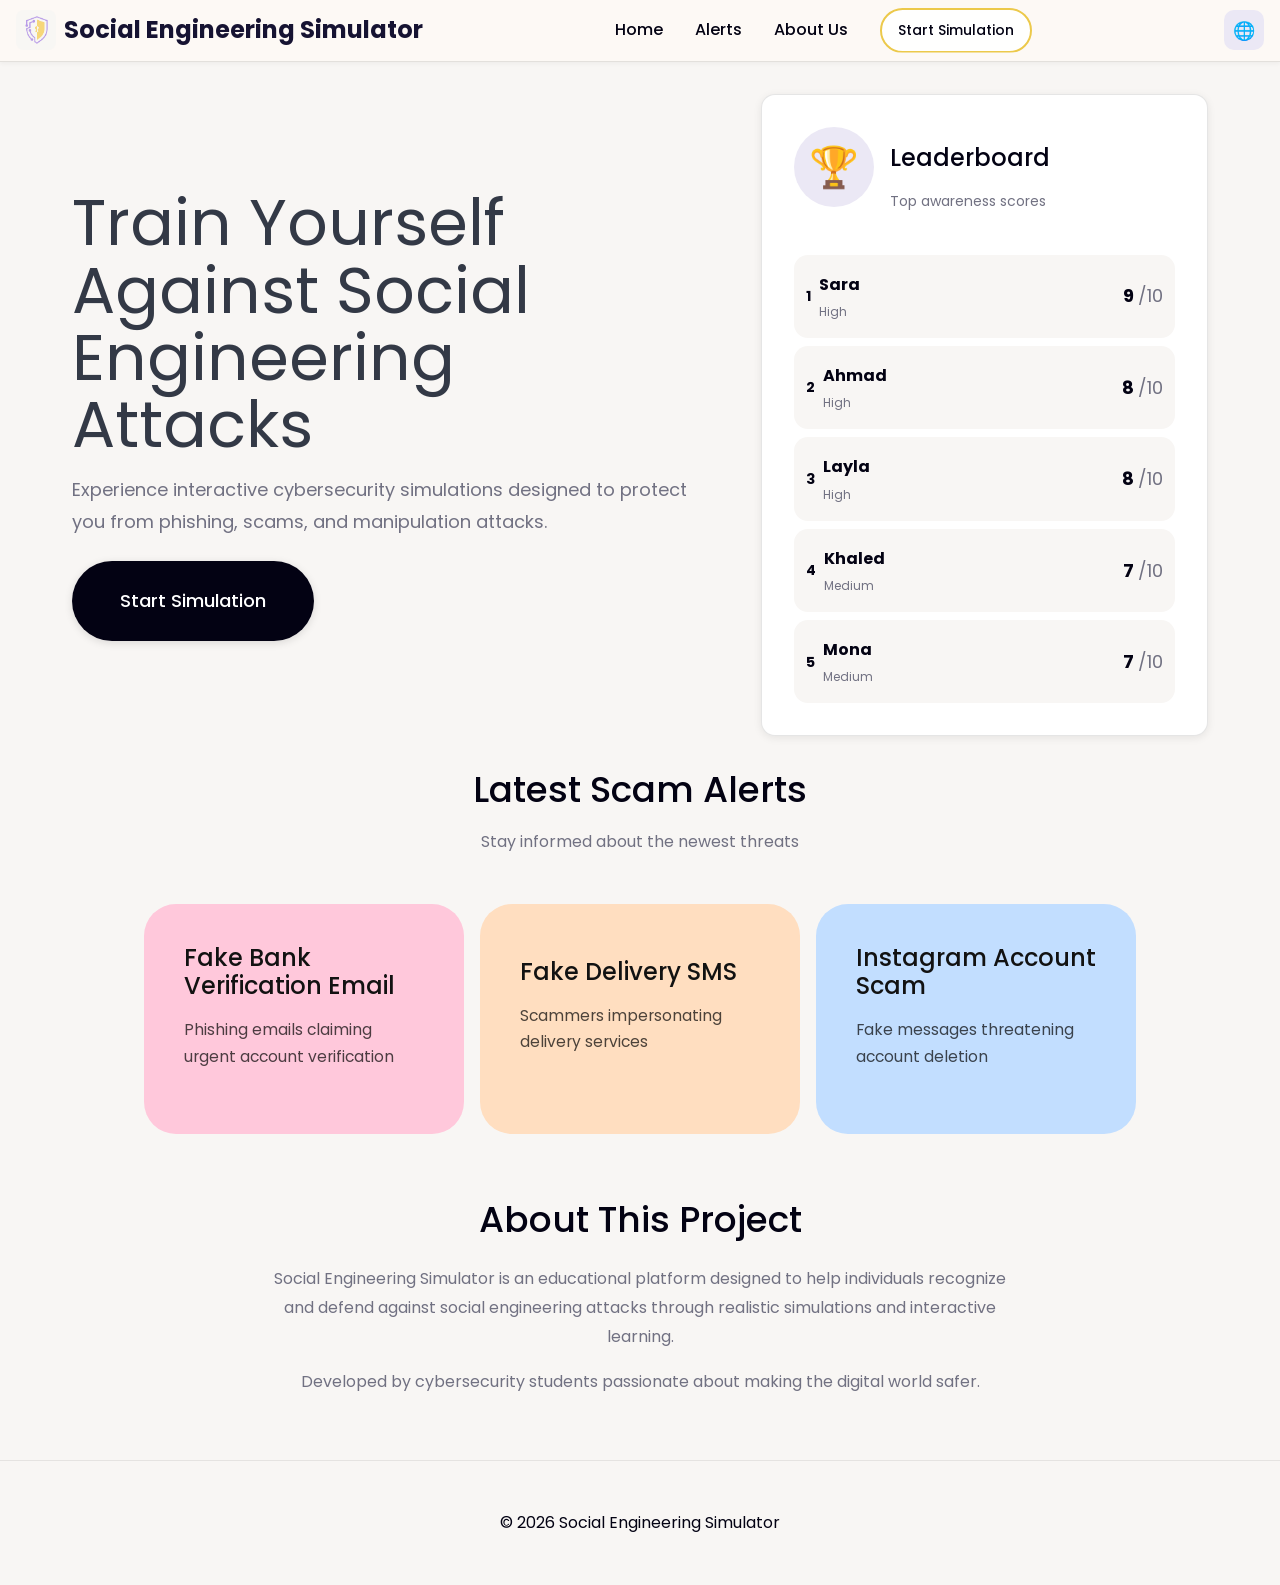
<file: index.html>
<!DOCTYPE html>
<html lang="en">
<head>
  <meta charset="UTF-8">
  <meta name="viewport" content="width=device-width, initial-scale=1.0">
  <meta name="description" content="Train yourself against social engineering attacks with interactive cybersecurity simulations">
  <title>Social Engineering Simulator</title>
  
  <!-- CSS Files -->
  <link rel="stylesheet" href="./css/style.css">
  <link rel="stylesheet" href="./css/responsive.css">
</head>
<body>
  <!-- Decorative stars removed for a single-color background -->

  <!-- Navigation Bar -->
  <nav>
    <div class="logo">
      <img src="./images/Blue_Modern_Security_Technology_Logo.png" alt="Logo" class="logo-img">
      <span data-i18n="nav.simulator">Social Engineering Simulator</span>
    </div>
    
    <ul class="nav-links">
      <li><a href="./index.html" class="active" data-i18n="nav.home">Home</a></li>
      <li><a href="#alerts" data-i18n="nav.alerts">Alerts</a></li>
      <li><a href="#alerts" data-i18n="nav.about">About Us</a></li>
      <li><a href="./pages/simulation.html" class="btn btn-sm btn-cta" data-i18n="home.start">Start Simulation</a></li>
    </ul>
    
    <div class="nav-controls">
      <button class="toggle-btn" id="langToggle" title="Toggle Language">🌐</button>
    </div>
  </nav>

  <!-- Hero Section -->
  <section class="hero home-hero">
    <div class="container hero-grid">
      <div class="hero-copy">
        <h1 data-i18n="home.title">Train Yourself Against Social Engineering Attacks</h1>
        <p data-i18n="home.subtitle">Experience interactive cybersecurity simulations designed to protect you from phishing, scams, and manipulation attacks.</p>
        <div class="hero-actions">
          <a id="startSimulationBtn" href="./pages/simulation.html" class="btn btn-primary btn-lg" data-i18n="home.start">Start Simulation</a>
        </div>
      </div>
      <div class="leaderboard-card card">
        <div class="card-header">
          <div class="icon-circle primary">🏆</div>
          <div>
            <h4 data-i18n="nav.leaderboard">Leaderboard</h4>
            <p class="muted-text" data-i18n="alerts.topScores">Top awareness scores</p>
          </div>
        </div>
        <div class="leaderboard-item">
          <div class="item-left">
            <div class="item-number">1</div>
            <div class="item-details">
              <div class="item-name">Sara</div>
              <div class="item-meta">High</div>
            </div>
          </div>
          <div class="item-score"><span class="score-value">9</span><span class="score-unit">/10</span></div>
        </div>
        <div class="leaderboard-item">
          <div class="item-left">
            <div class="item-number">2</div>
            <div class="item-details">
              <div class="item-name">Ahmad</div>
              <div class="item-meta">High</div>
            </div>
          </div>
          <div class="item-score"><span class="score-value">8</span><span class="score-unit">/10</span></div>
        </div>
        <div class="leaderboard-item">
          <div class="item-left">
            <div class="item-number">3</div>
            <div class="item-details">
              <div class="item-name">Layla</div>
              <div class="item-meta">High</div>
            </div>
          </div>
          <div class="item-score"><span class="score-value">8</span><span class="score-unit">/10</span></div>
        </div>
        <div class="leaderboard-item">
          <div class="item-left">
            <div class="item-number">4</div>
            <div class="item-details">
              <div class="item-name">Khaled</div>
              <div class="item-meta">Medium</div>
            </div>
          </div>
          <div class="item-score"><span class="score-value">7</span><span class="score-unit">/10</span></div>
        </div>
        <div class="leaderboard-item">
          <div class="item-left">
            <div class="item-number">5</div>
            <div class="item-details">
              <div class="item-name">Mona</div>
              <div class="item-meta">Medium</div>
            </div>
          </div>
          <div class="item-score"><span class="score-value">7</span><span class="score-unit">/10</span></div>
        </div>
      </div>
    </div>
  </section>

  <!-- Alerts Section -->
  <section id="alerts" class="container py-3xl alerts-section">
    <div class="alerts-header text-center mb-2xl">
      <h2 style="color: var(--text-dark);" data-i18n="alerts.title">Latest Scam Alerts</h2>
      <p style="color: var(--muted-foreground);" data-i18n="alerts.subtitle">Stay informed about the newest threats</p>
    </div>

    <div class="alerts-frame">
      <div class="grid grid-3">
        <div class="card text-left alert-card alert-pink">
          <h4 data-i18n="alerts.phishing">Fake Bank Verification Email</h4>
          <p data-i18n="alerts.phishing.desc">Phishing emails claiming urgent account verification</p>
        </div>

        <div class="card text-left alert-card alert-orange">
          <h4 data-i18n="alerts.sms">Fake Delivery SMS</h4>
          <p data-i18n="alerts.sms.desc">Scammers impersonating delivery services</p>
        </div>

        <div class="card text-left alert-card alert-blue">
          <h4 data-i18n="alerts.instagram">Instagram Account Scam</h4>
          <p data-i18n="alerts.instagram.desc">Fake messages threatening account deletion</p>
        </div>
      </div>
    </div>
  </section>

  <!-- About Paragraph -->
  <section id="about" class="container py-3xl">
    <h2 class="text-center mb-lg" data-i18n="about.title">About This Project</h2>
    <p class="about-text" data-i18n="about.content">Social Engineering Simulator is an educational platform designed to help individuals recognize and defend against social engineering attacks through realistic simulations and interactive learning.</p>
    <p class="about-madeby" data-i18n="about.madeBy">Developed by cybersecurity students passionate about making the digital world safer.</p>
  </section>

  <!-- Footer -->
  <footer>
    <p data-i18n="about.copyright">© 2026 Social Engineering Simulator</p>
  </footer>

  <!-- Scripts -->
  <script src="./js/language.js"></script>
  <script src="./js/api.js"></script>
  <script src="./js/app.js"></script>
  
</body>
</html>
</file>
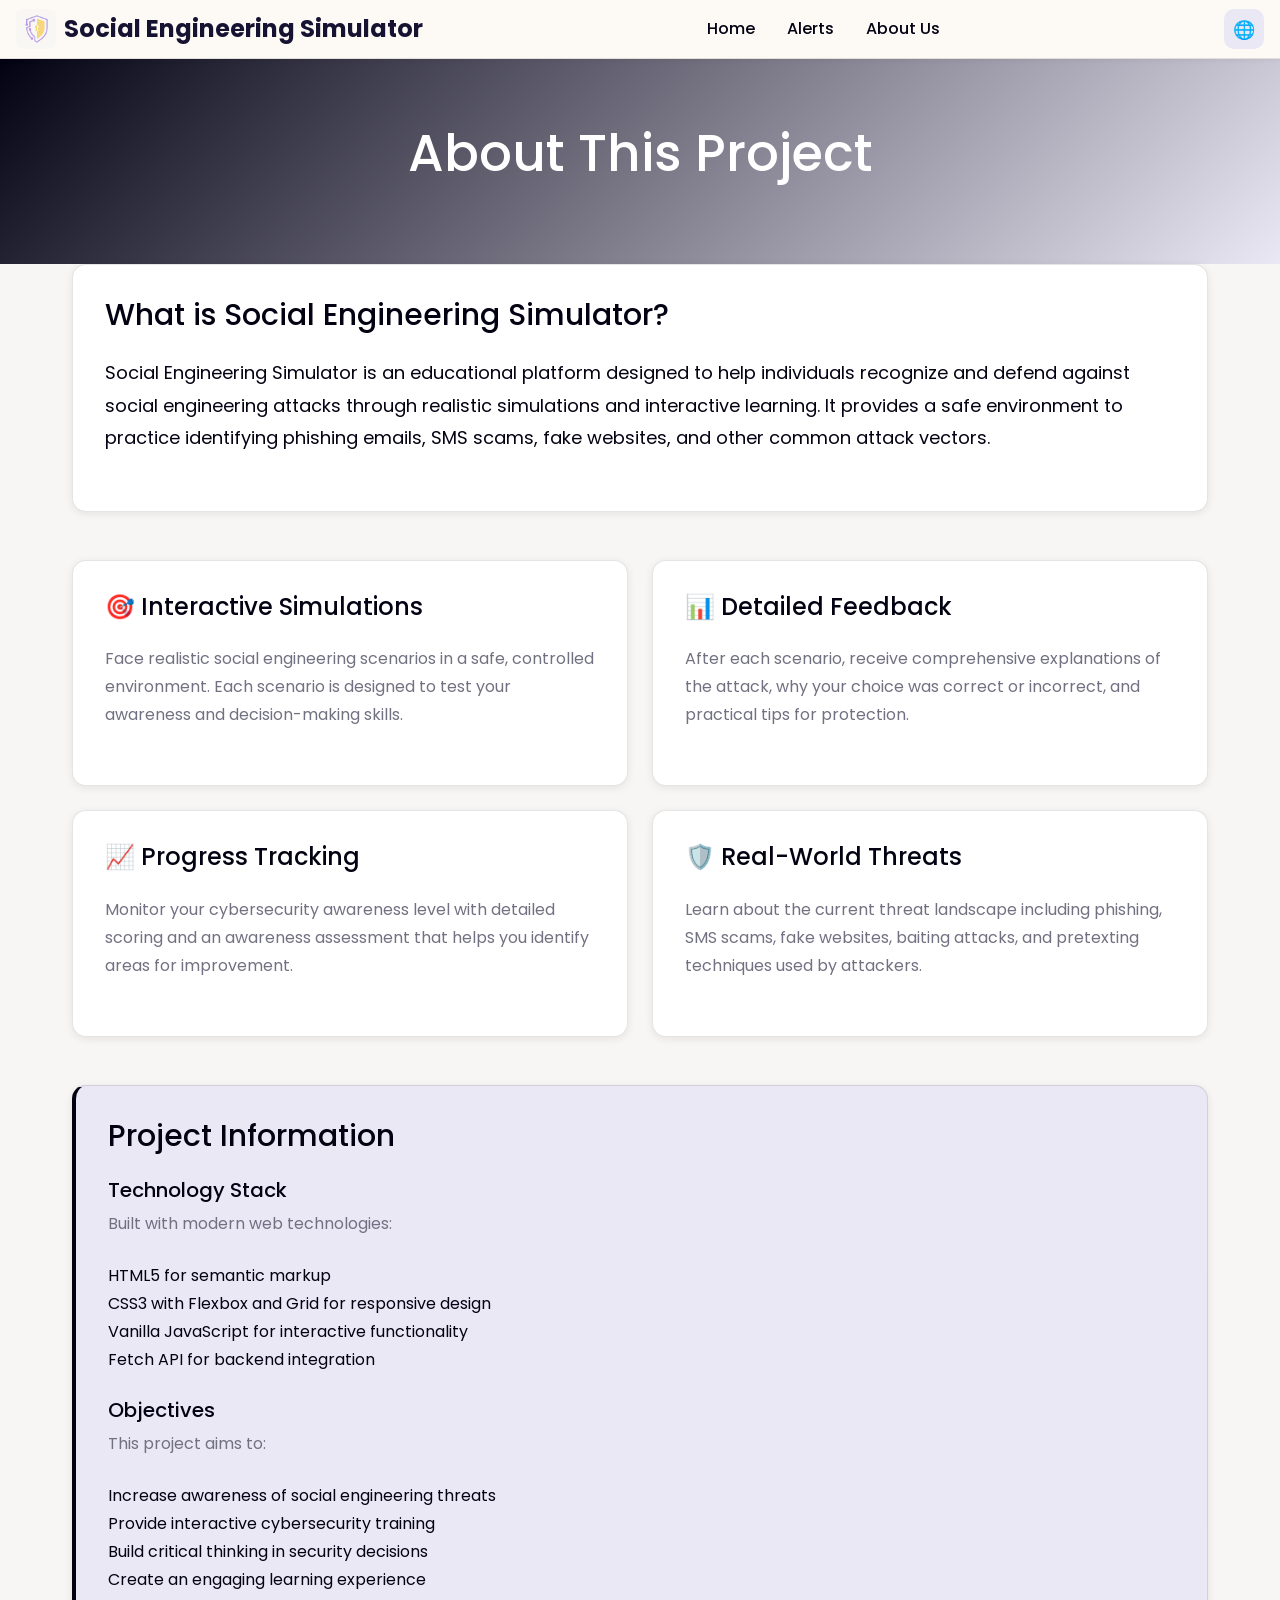
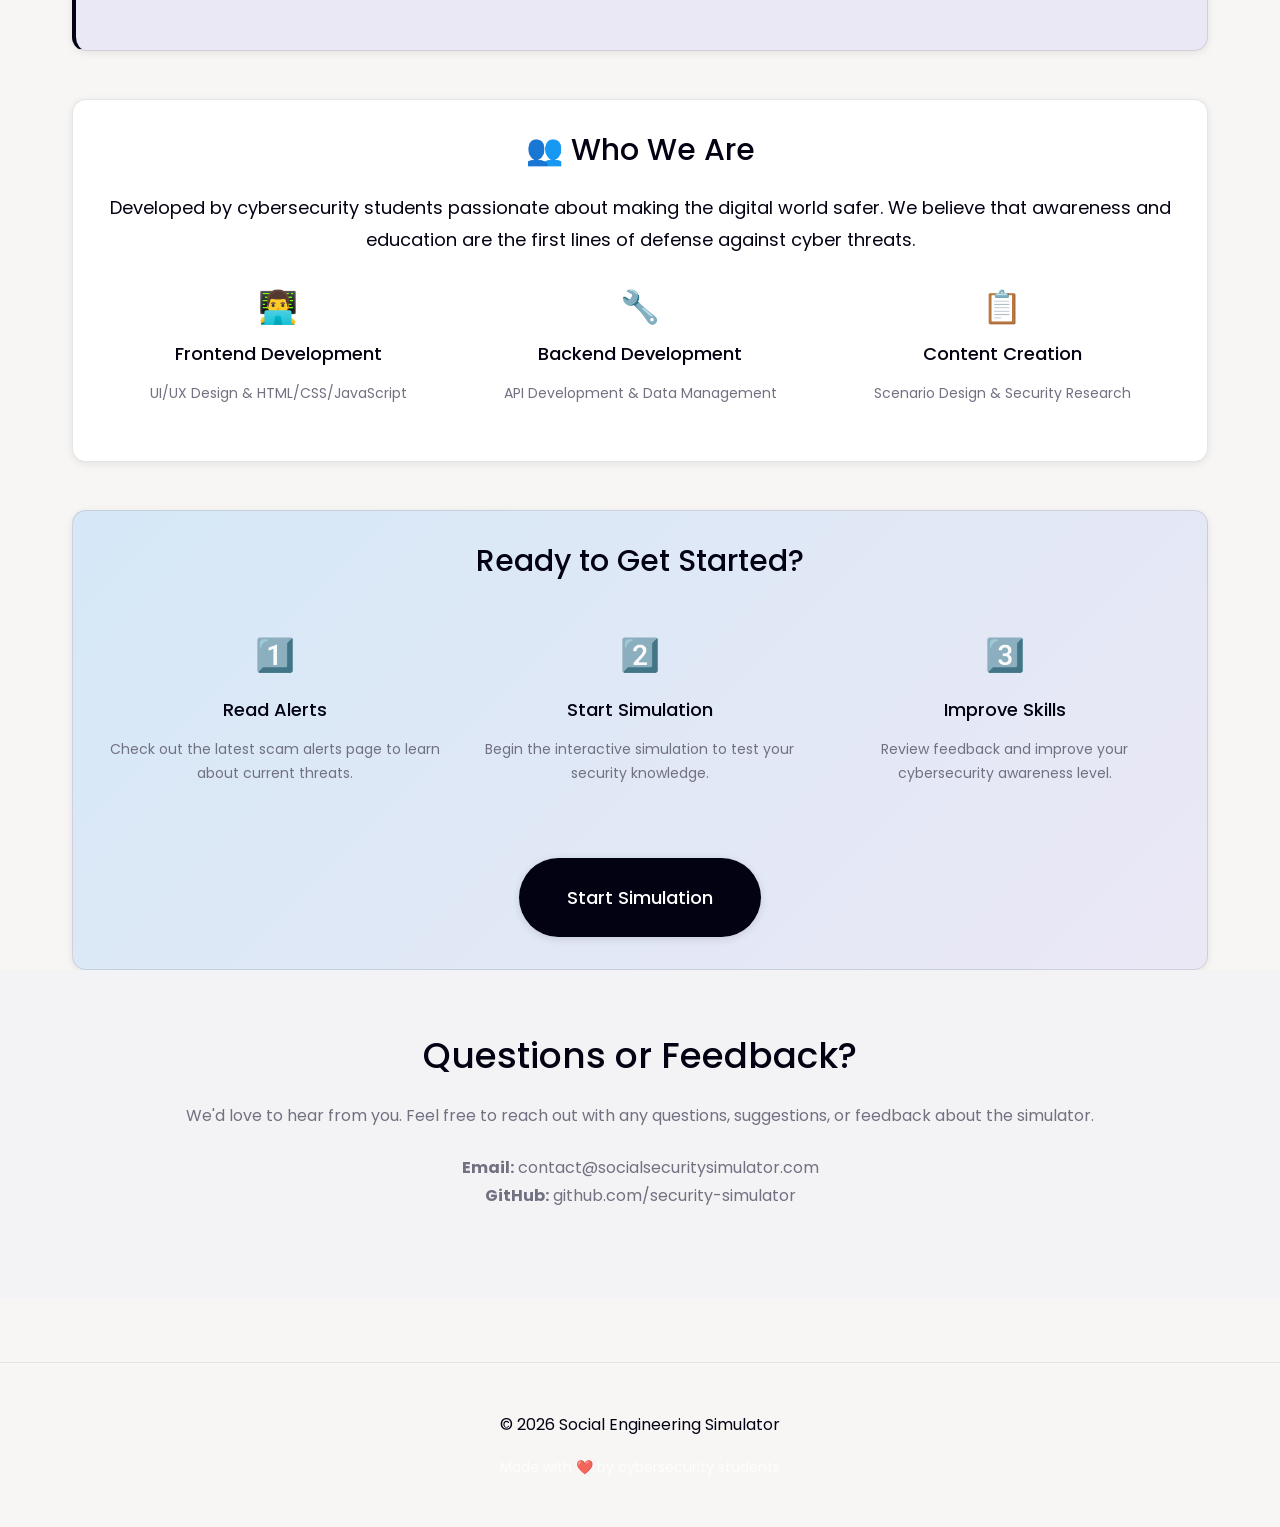
<file: pages/about.html>
<!DOCTYPE html>
<html lang="en">
<head>
  <meta charset="UTF-8">
  <meta name="viewport" content="width=device-width, initial-scale=1.0">
  <title>About - Social Engineering Simulator</title>
  
  <link rel="stylesheet" href="../css/style.css">
  <link rel="stylesheet" href="../css/responsive.css">
</head>
<body>
  <!-- Navigation Bar -->
  <nav>
    <div class="logo">
      <img src="../images/Blue_Modern_Security_Technology_Logo.png" alt="Logo" class="logo-img">
      <span data-i18n="nav.simulator">Social Engineering Simulator</span>
    </div>
    
    <ul class="nav-links">
      <li><a href="../index.html" data-i18n="nav.home">Home</a></li>
      <li><a href="./alerts.html" data-i18n="nav.alerts">Alerts</a></li>
      <li><a href="../index.html#about" data-i18n="nav.about">About Us</a></li>
    </ul>
    
    <div class="nav-controls">
      <button class="toggle-btn" id="langToggle" title="Toggle Language">🌐</button>
    </div>
  </nav>

  <!-- Page Header -->
  <section style="background: linear-gradient(135deg, var(--primary-color) 0%, var(--secondary-color) 100%); color: white; padding: var(--space-3xl) var(--space-lg); text-align: center;">
    <div class="container">
      <h1 data-i18n="about.title">About This Project</h1>
    </div>
  </section>

  <!-- About Content -->
  <div class="container py-3xl">
    <div class="card mb-2xl">
      <h3 class="mb-lg" data-i18n="about.whatIs">What is Social Engineering Simulator?</h3>
      <p style="font-size: var(--fs-lg); color: var(--text-dark); line-height: 1.8;" data-i18n="about.whatIsText">
        Social Engineering Simulator is an educational platform designed to help individuals recognize and defend against social engineering attacks through realistic simulations and interactive learning. It provides a safe environment to practice identifying phishing emails, SMS scams, fake websites, and other common attack vectors.
      </p>
    </div>

    <!-- Features Section -->
    <div class="grid grid-2 mb-2xl">
      <div class="card">
        <h4 class="mb-lg" data-i18n="about.interactive">🎯 Interactive Simulations</h4>
        <p data-i18n="about.interactiveText">Face realistic social engineering scenarios in a safe, controlled environment. Each scenario is designed to test your awareness and decision-making skills.</p>
      </div>
      
      <div class="card">
        <h4 class="mb-lg" data-i18n="about.feedback">📊 Detailed Feedback</h4>
        <p data-i18n="about.feedbackText">After each scenario, receive comprehensive explanations of the attack, why your choice was correct or incorrect, and practical tips for protection.</p>
      </div>
      
      <div class="card">
        <h4 class="mb-lg" data-i18n="about.progress">📈 Progress Tracking</h4>
        <p data-i18n="about.progressText">Monitor your cybersecurity awareness level with detailed scoring and an awareness assessment that helps you identify areas for improvement.</p>
      </div>
      
      <div class="card">
        <h4 class="mb-lg" data-i18n="about.realWorld">🛡️ Real-World Threats</h4>
        <p data-i18n="about.realWorldText">Learn about current threat landscape including phishing, SMS scams, fake websites, baiting attacks, and pretexting techniques used by attackers.</p>
      </div>
    </div>

    <!-- Project Details -->
    <div class="card mb-2xl" style="background: var(--light-purple); border-left: 4px solid var(--primary-color);">
      <h3 class="mb-lg" data-i18n="about.projectInfo">Project Information</h3>
      
      <div class="mb-lg">
        <h5 style="color: var(--primary-color); margin-bottom: var(--space-sm);" data-i18n="about.techStack">Technology Stack</h5>
        <p data-i18n="about.techStackText">Built with modern web technologies:</p>
        <ul style="list-style: none; padding-left: 0;">
          <li data-i18n="about.techList1">✓ HTML5 for semantic markup</li>
          <li data-i18n="about.techList2">✓ CSS3 with Flexbox and Grid for responsive design</li>
          <li data-i18n="about.techList3">✓ Vanilla JavaScript for interactive functionality</li>
          <li data-i18n="about.techList4">✓ Fetch API for backend integration</li>
        </ul>
      </div>
      
      <div class="mb-lg">
        <h5 style="color: var(--primary-color); margin-bottom: var(--space-sm);" data-i18n="about.objectives">Objectives</h5>
        <p data-i18n="about.objectivesText">This project aims to:</p>
        <ul style="list-style: none; padding-left: 0;">
          <li data-i18n="about.objectiveList1">✓ Increase awareness of social engineering threats</li>
          <li data-i18n="about.objectiveList2">✓ Provide interactive cybersecurity training</li>
          <li data-i18n="about.objectiveList3">✓ Build critical thinking in security decisions</li>
          <li data-i18n="about.objectiveList4">✓ Create an engaging learning experience</li>
        </ul>
      </div>
    </div>

    <!-- Team Section -->
    <div class="card text-center mb-2xl">
      <h3 class="mb-lg" data-i18n="about.team">👥 Who We Are</h3>
      <p style="font-size: var(--fs-lg); color: var(--text-dark); margin-bottom: var(--space-lg);" data-i18n="about.teamText">
        Developed by cybersecurity students passionate about making the digital world safer. We believe that awareness and education are the first lines of defense against cyber threats.
      </p>
      
      <div class="grid grid-3 mt-lg">
        <div>
          <div style="font-size: 2rem; margin-bottom: var(--space-sm);">👨‍💻</div>
          <h6 data-i18n="about.frontend">Frontend Development</h6>
          <p style="color: var(--text-gray); font-size: var(--fs-sm);" data-i18n="about.frontendText">UI/UX Design & HTML/CSS/JavaScript</p>
        </div>
        
        <div>
          <div style="font-size: 2rem; margin-bottom: var(--space-sm);">🔧</div>
          <h6 data-i18n="about.backend">Backend Development</h6>
          <p style="color: var(--text-gray); font-size: var(--fs-sm);" data-i18n="about.backendText">API Development & Data Management</p>
        </div>
        
        <div>
          <div style="font-size: 2rem; margin-bottom: var(--space-sm);">📋</div>
          <h6 data-i18n="about.contentCreation">Content Creation</h6>
          <p style="color: var(--text-gray); font-size: var(--fs-sm);" data-i18n="about.contentCreationText">Scenario Design & Security Research</p>
        </div>
      </div>
    </div>

    <!-- Getting Started -->
    <div class="card" style="background: linear-gradient(135deg, var(--light-blue) 0%, var(--light-purple) 100%);">
      <h3 class="mb-lg text-center" data-i18n="about.ready">Ready to Get Started?</h3>
      
      <div class="grid grid-3 gap-lg">
        <div class="text-center">
          <div style="font-size: 2rem; margin-bottom: var(--space-md);">1️⃣</div>
          <h6 data-i18n="about.step1">Read Alerts</h6>
          <p style="font-size: var(--fs-sm); color: var(--text-gray);" data-i18n="about.step1Text">Check out the latest scam alerts page to learn about current threats.</p>
        </div>
        
        <div class="text-center">
          <div style="font-size: 2rem; margin-bottom: var(--space-md);">2️⃣</div>
          <h6 data-i18n="about.step2">Start Simulation</h6>
          <p style="font-size: var(--fs-sm); color: var(--text-gray);" data-i18n="about.step2Text">Begin the interactive simulation to test your security knowledge.</p>
        </div>
        
        <div class="text-center">
          <div style="font-size: 2rem; margin-bottom: var(--space-md);">3️⃣</div>
          <h6 data-i18n="about.step3">Improve Skills</h6>
          <p style="font-size: var(--fs-sm); color: var(--text-gray);" data-i18n="about.step3Text">Review feedback and improve your cybersecurity awareness level.</p>
        </div>
      </div>
      
      <div class="text-center mt-2xl">
        <a href="./simulation.html" class="btn btn-primary btn-lg" data-i18n="about.step2">Start Simulation</a>
      </div>
    </div>
  </div>

  <!-- Contact Section -->
  <section style="background: var(--bg-light); padding: var(--space-3xl) var(--space-lg);">
    <div class="container text-center">
      <h2 class="mb-lg" data-i18n="about.questions">Questions or Feedback?</h2>
      <p style="color: var(--text-gray); margin-bottom: var(--space-lg);" data-i18n="about.questionsText">
        We'd love to hear from you. Feel free to reach out with any questions, suggestions, or feedback about the simulator.
      </p>
      <p style="color: var(--text-gray);">
        <strong data-i18n="about.email">Email:</strong> contact@socialsecuritysimulator.com<br>
        <strong data-i18n="about.github">GitHub:</strong> github.com/security-simulator
      </p>
    </div>
  </section>

  <!-- Footer -->
  <footer>
    <p data-i18n="about.copyright">© 2026 Social Engineering Simulator</p>
    <p style="color: rgba(255,255,255,0.8); font-size: var(--fs-sm); margin-top: var(--space-md);" data-i18n="about.madeWith">
      Made with ❤️ by cybersecurity students
    </p>
  </footer>

  <!-- Scripts -->
  <script src="../js/language.js"></script>
  <script src="../js/api.js"></script>
  <script src="../js/app.js"></script>
</body>
</html>
</file>
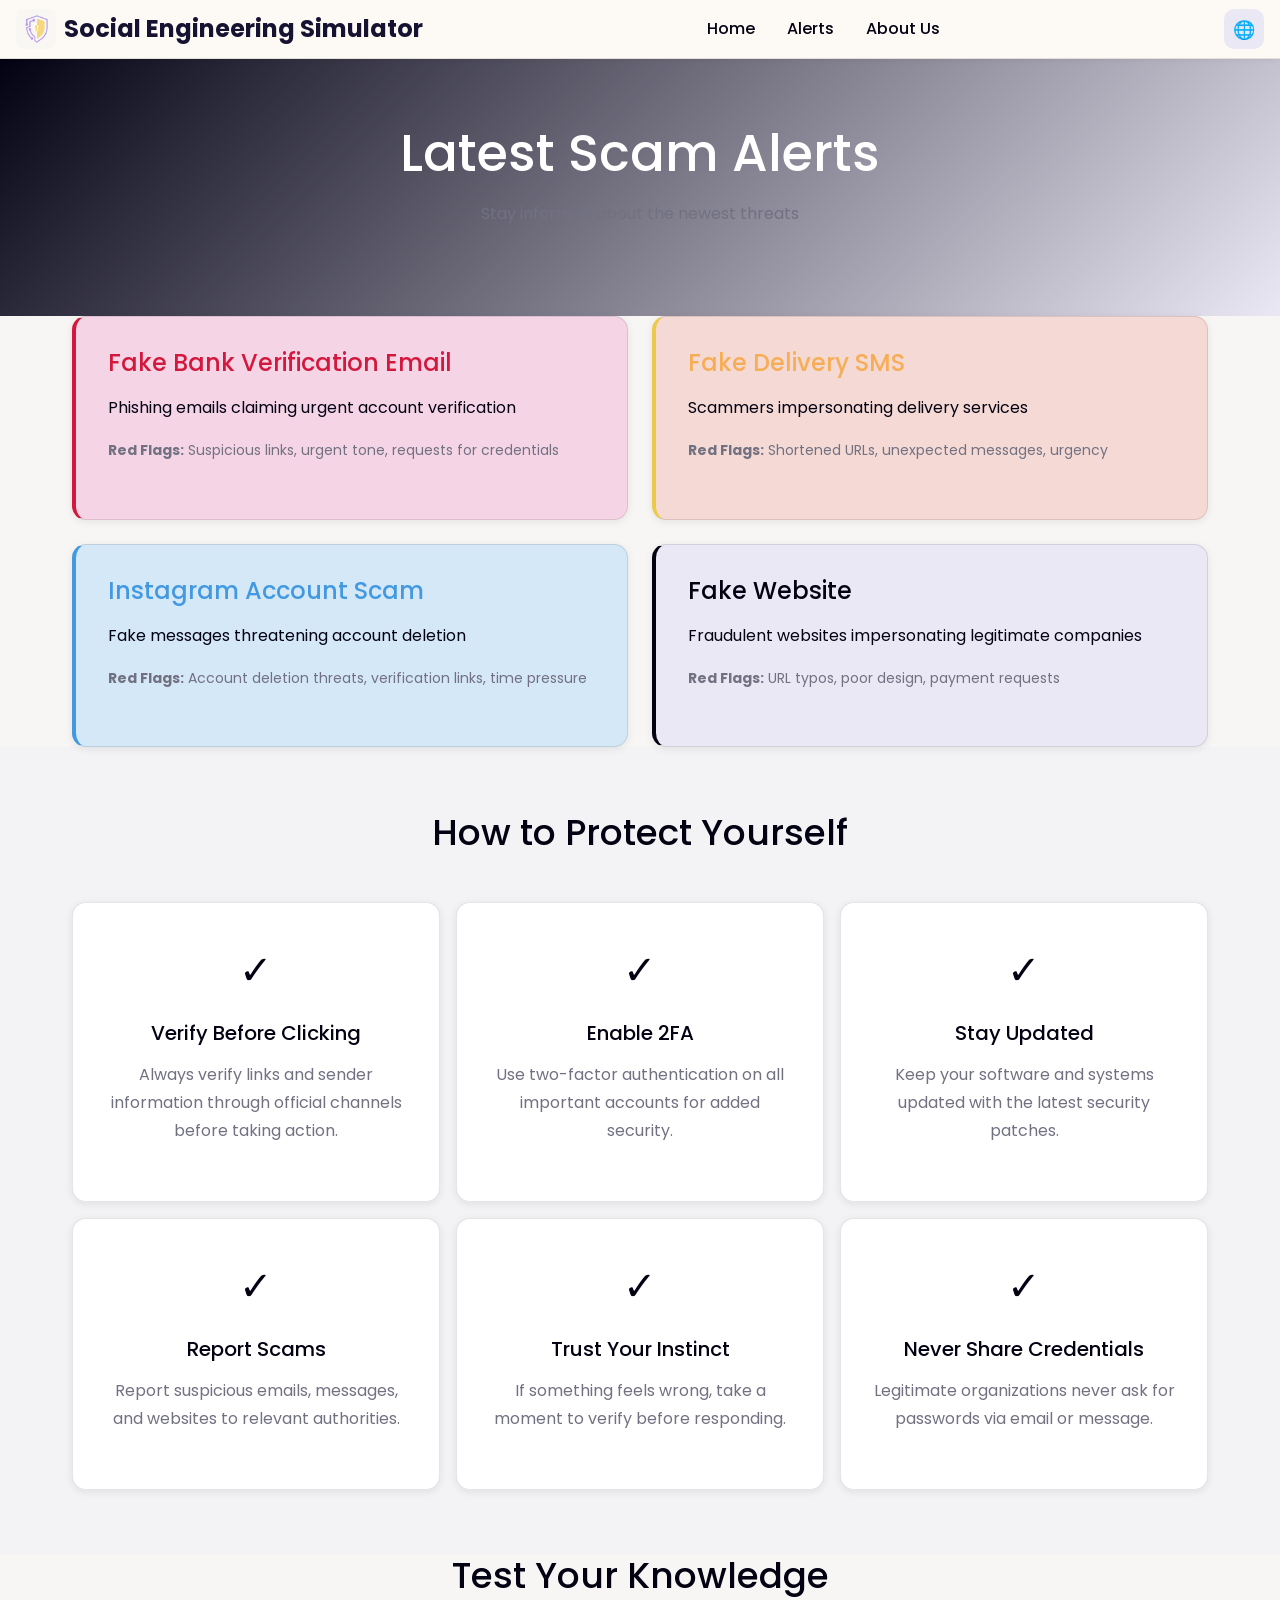
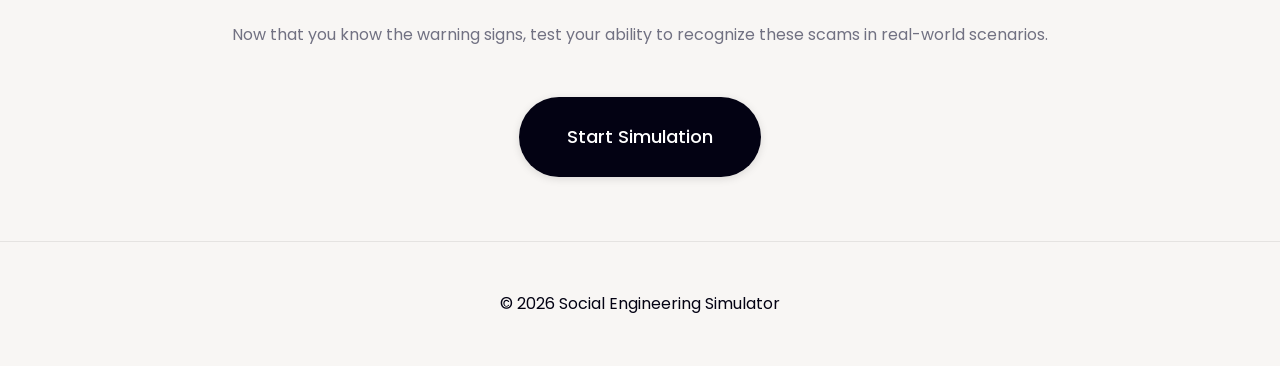
<file: pages/alerts.html>
<!DOCTYPE html>
<html lang="en">
<head>
  <meta charset="UTF-8">
  <meta name="viewport" content="width=device-width, initial-scale=1.0">
  <title>Latest Scam Alerts - Social Engineering Simulator</title>
  
  <link rel="stylesheet" href="../css/style.css">
  <link rel="stylesheet" href="../css/responsive.css">
</head>
<body>
  <!-- Navigation Bar -->
  <nav>
    <div class="logo">
      <img src="../images/Blue_Modern_Security_Technology_Logo.png" alt="Logo" class="logo-img">
      <span data-i18n="nav.simulator">Social Engineering Simulator</span>
    </div>
    
    <ul class="nav-links">
      <li><a href="../index.html" data-i18n="nav.home">Home</a></li>
      <li><a href="./alerts.html" class="active" data-i18n="nav.alerts">Alerts</a></li>
      <li><a href="../index.html#about" data-i18n="nav.about">About Us</a></li>
    </ul>
    
    <div class="nav-controls">
      <button class="toggle-btn" id="langToggle" title="Toggle Language">🌐</button>
    </div>
  </nav>

  <!-- Page Header -->
  <section style="background: linear-gradient(135deg, var(--primary-color) 0%, var(--secondary-color) 100%); color: white; padding: var(--space-3xl) var(--space-lg); text-align: center;">
    <div class="container">
      <h1 data-i18n="alerts.title">Latest Scam Alerts</h1>
      <p data-i18n="alerts.subtitle">Stay informed about the newest threats</p>
    </div>
  </section>

  <!-- Alerts Grid -->
  <section class="container py-3xl">
    <div class="grid grid-2">
      <!-- Alert 1: Phishing Email -->
      <div class="card alert-card" style="background: var(--light-pink); border-left: 4px solid var(--danger-color);">
        <h4 style="color: var(--danger-color); margin-bottom: var(--space-md);" data-i18n="alerts.phishing">📧 Fake Bank Verification Email</h4>
        <p style="color: var(--text-dark); margin-bottom: var(--space-md);" data-i18n="alerts.phishing.desc">
          Phishing emails claiming urgent account verification
        </p>
        <p style="font-size: var(--fs-sm); color: var(--text-gray);">
          <strong data-i18n="alerts.redFlags">Red Flags:</strong> <span data-i18n="alerts.redFlags1">Suspicious links, urgent tone, requests for credentials</span>
        </p>
      </div>
      
      <!-- Alert 2: Fake SMS -->
      <div class="card alert-card" style="background: var(--light-orange); border-left: 4px solid var(--warning-color);">
        <h4 style="color: #f6ad55; margin-bottom: var(--space-md);" data-i18n="alerts.sms">📱 Fake Delivery SMS</h4>
        <p style="color: var(--text-dark); margin-bottom: var(--space-md);" data-i18n="alerts.sms.desc">
          Scammers impersonating delivery services
        </p>
        <p style="font-size: var(--fs-sm); color: var(--text-gray);">
          <strong data-i18n="alerts.redFlags">Red Flags:</strong> <span data-i18n="alerts.redFlags2">Shortened URLs, unexpected messages, urgency</span>
        </p>
      </div>
      
      <!-- Alert 3: Instagram Scam -->
      <div class="card alert-card" style="background: var(--light-blue); border-left: 4px solid var(--info-color);">
        <h4 style="color: var(--info-color); margin-bottom: var(--space-md);" data-i18n="alerts.instagram">📱 Instagram Account Scam</h4>
        <p style="color: var(--text-dark); margin-bottom: var(--space-md);" data-i18n="alerts.instagram.desc">
          Fake messages threatening account deletion
        </p>
        <p style="font-size: var(--fs-sm); color: var(--text-gray);">
          <strong data-i18n="alerts.redFlags">Red Flags:</strong> <span data-i18n="alerts.redFlags3">Account deletion threats, verification links, time pressure</span>
        </p>
      </div>
      
      <!-- Alert 4: Fake Website -->
      <div class="card alert-card" style="background: var(--light-purple); border-left: 4px solid var(--primary-color);">
        <h4 style="color: var(--primary-color); margin-bottom: var(--space-md);" data-i18n="alerts.website">🌐 Fake Website</h4>
        <p style="color: var(--text-dark); margin-bottom: var(--space-md);" data-i18n="alerts.website.desc">
          Fraudulent websites impersonating legitimate companies
        </p>
        <p style="font-size: var(--fs-sm); color: var(--text-gray);">
          <strong data-i18n="alerts.redFlags">Red Flags:</strong> <span data-i18n="alerts.redFlags4">URL typos, poor design, payment requests</span>
        </p>
      </div>
    </div>
  </section>

  <!-- Security Tips Section -->
  <section style="background: var(--bg-light); padding: var(--space-3xl) var(--space-lg);">
    <div class="container">
      <h2 class="text-center mb-2xl" data-i18n="alerts.tipsTitle">How to Protect Yourself</h2>
      
      <div class="grid grid-3">
        <div class="card text-center">
          <div style="font-size: 2.5rem; margin-bottom: var(--space-md);">✓</div>
          <h5 data-i18n="alerts.tip1Title">Verify Before Clicking</h5>
          <p data-i18n="alerts.tip1Text">Always verify links and sender information through official channels before taking action.</p>
        </div>
        
        <div class="card text-center">
          <div style="font-size: 2.5rem; margin-bottom: var(--space-md);">✓</div>
          <h5 data-i18n="alerts.tip2Title">Enable 2FA</h5>
          <p data-i18n="alerts.tip2Text">Use two-factor authentication on all important accounts for added security.</p>
        </div>
        
        <div class="card text-center">
          <div style="font-size: 2.5rem; margin-bottom: var(--space-md);">✓</div>
          <h5 data-i18n="alerts.tip3Title">Stay Updated</h5>
          <p data-i18n="alerts.tip3Text">Keep your software and systems updated with the latest security patches.</p>
        </div>
        
        <div class="card text-center">
          <div style="font-size: 2.5rem; margin-bottom: var(--space-md);">✓</div>
          <h5 data-i18n="alerts.tip4Title">Report Scams</h5>
          <p data-i18n="alerts.tip4Text">Report suspicious emails, messages, and websites to relevant authorities.</p>
        </div>
        
        <div class="card text-center">
          <div style="font-size: 2.5rem; margin-bottom: var(--space-md);">✓</div>
          <h5 data-i18n="alerts.tip5Title">Trust Your Instinct</h5>
          <p data-i18n="alerts.tip5Text">If something feels wrong, take a moment to verify before responding.</p>
        </div>
        
        <div class="card text-center">
          <div style="font-size: 2.5rem; margin-bottom: var(--space-md);">✓</div>
          <h5 data-i18n="alerts.tip6Title">Never Share Credentials</h5>
          <p data-i18n="alerts.tip6Text">Legitimate organizations never ask for passwords via email or message.</p>
        </div>
      </div>
    </div>
  </section>

  <!-- CTA Section -->
  <section class="container text-center py-3xl">
    <h2 class="mb-lg" data-i18n="alerts.ctaTitle">Test Your Knowledge</h2>
    <p class="mb-2xl" style="color: var(--text-gray);" data-i18n="alerts.ctaText">
      Now that you know the warning signs, test your ability to recognize these scams in real-world scenarios.
    </p>
    <a href="./simulation.html" class="btn btn-primary btn-lg" data-i18n="alerts.ctaButton">Start Simulation</a>
  </section>

  <!-- Footer -->
  <footer>
    <p data-i18n="about.copyright">© 2026 Social Engineering Simulator</p>
  </footer>

  <!-- Scripts -->
  <script src="../js/language.js"></script>
  <script src="../js/api.js"></script>
  <script src="../js/app.js"></script>
</body>
</html>
</file>
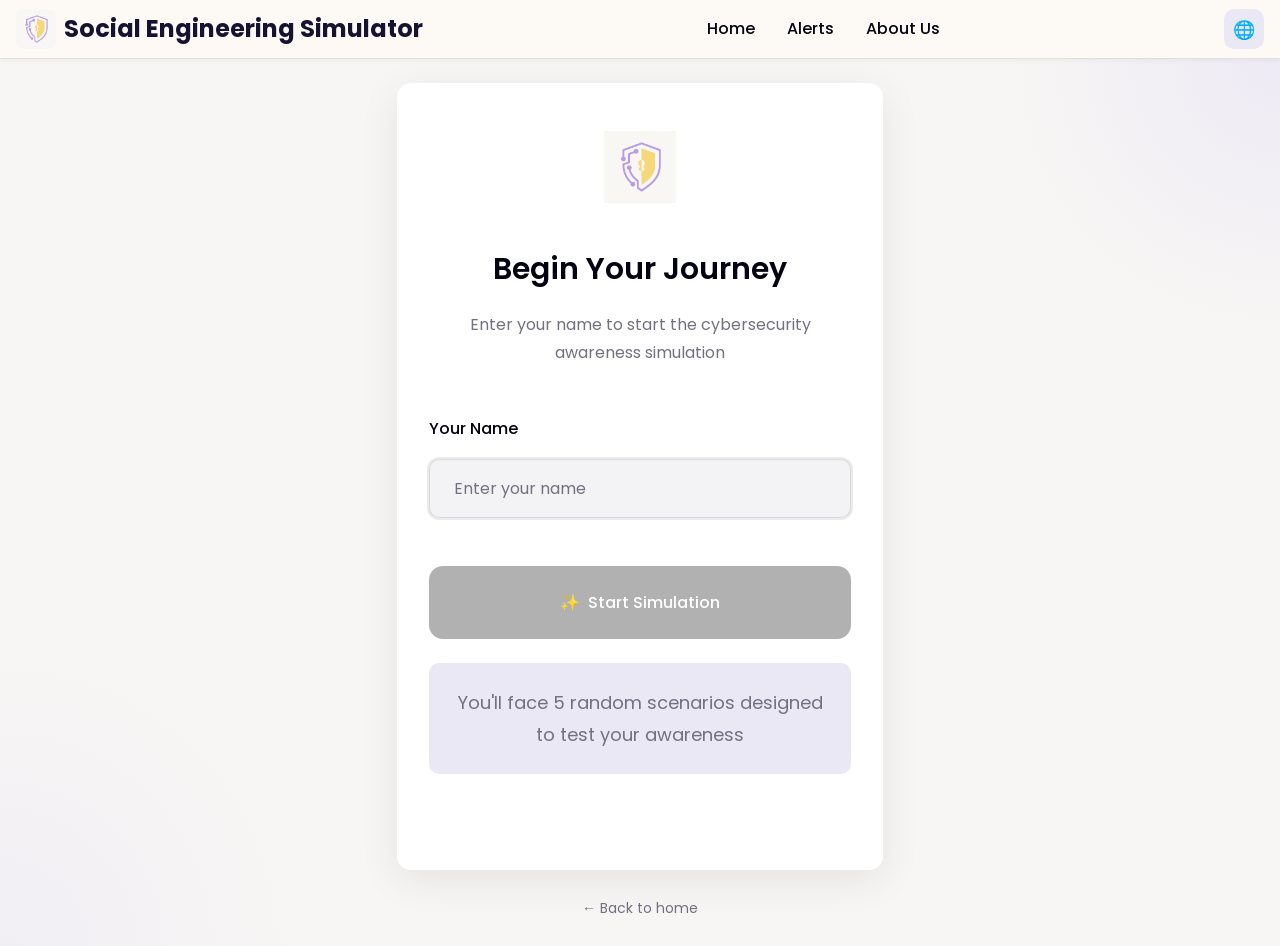
<file: pages/simulation.html>
<!DOCTYPE html>
<html lang="en">
<head>
  <meta charset="UTF-8">
  <meta name="viewport" content="width=device-width, initial-scale=1.0">
  <title>Begin Simulation - Social Engineering Simulator</title>
  
  <link rel="stylesheet" href="../css/style.css">
  <link rel="stylesheet" href="../css/responsive.css">
</head>
<body>
  <!-- Navigation Bar -->
  <nav>
    <div class="logo">
      <img src="../images/Blue_Modern_Security_Technology_Logo.png" alt="Logo" class="logo-img">
      <span data-i18n="nav.simulator">Social Engineering Simulator</span>
    </div>
    
    <ul class="nav-links">
      <li><a href="../index.html" data-i18n="nav.home">Home</a></li>
      <li><a href="./alerts.html" data-i18n="nav.alerts">Alerts</a></li>
      <li><a href="../index.html#about" data-i18n="nav.about">About Us</a></li>
    </ul>
    
    <div class="nav-controls">
      <button class="toggle-btn" id="langToggle" title="Toggle Language">🌐</button>
    </div>
  </nav>

  <!-- Main Content -->
  <section class="hero" style="min-height: 40vh; justify-content: center; align-items: center; padding: var(--space-lg); background: radial-gradient(circle at top right, rgba(235,232,245,0.85), transparent 18%), radial-gradient(circle at bottom left, rgba(235,232,245,0.55), transparent 20%), var(--background);">
    <div class="container" style="max-width: 550px; width: 100%;">
      <div class="card" style="
        background: var(--card);
        border: none;
        box-shadow: 0 10px 40px rgba(0, 0, 0, 0.08);
        padding: var(--space-2xl) var(--space-xl);
        border-radius: var(--radius-xl);
      ">
        <div class="text-center mb-2xl">
          <img src="../images/Blue_Modern_Security_Technology_Logo.png" alt="Logo" style="
            display: block;
            margin: 0 auto var(--space-2xl);
            width: 72px;
            max-width: 100%;
          ">
          <h2 data-i18n="simulation.title" style="
            font-size: var(--fs-3xl);
            color: var(--foreground);
            font-weight: 600;
            margin-bottom: var(--space-lg);
          ">Begin Your Journey</h2>
          <p data-i18n="simulation.subtitle" style="
            color: var(--text-gray);
            font-size: var(--fs-base);
            margin: 0;
          ">Enter your name to start the cybersecurity awareness simulation</p>
        </div>
        
        <!-- Form -->
        <div class="form-group mb-2xl">
          <label for="nameInput" data-i18n="simulation.name" style="
            display: block;
            font-weight: 500;
            color: var(--foreground);
            margin-bottom: var(--space-md);
            font-size: var(--fs-base);
          ">Your Name</label>
          <input
            type="text"
            id="nameInput"
            class="form-input"
            data-i18n="simulation.namePlaceholder"
            placeholder="Enter your name"
            autocomplete="off"
            style="
              width: 100%;
              padding: var(--space-md) var(--space-lg);
              background: var(--input-background);
              border: 1px solid var(--border);
              border-radius: var(--radius-lg);
              font-family: 'Poppins', sans-serif;
              font-size: var(--fs-base);
              color: var(--foreground);
              transition: all var(--transition-base);
            "
          >
        </div>
        
        <!-- Start Button -->
        <button
          class="btn btn-primary"
          id="startBtn"
          disabled
          style="
            width: 100%;
            color: var(--primary-foreground);
            padding: var(--space-lg) var(--space-xl);
            font-size: var(--fs-base);
            font-weight: 500;
            border-radius: var(--radius-xl);
            margin-bottom: var(--space-lg);
          "
        >
          <span>✨</span>
          <span data-i18n="simulation.startBtn">Start Simulation</span>
        </button>
        
        <!-- Hint -->
        <div style="
          background: var(--secondary);
          border-radius: var(--radius-lg);
          padding: var(--space-lg);
          color: var(--foreground);
          font-size: var(--fs-sm);
          text-align: center;
          margin-bottom: var(--space-2xl);
        ">
          <p data-i18n="simulation.hint" style="margin: 0; color: var(--text-gray);">You'll face 5 random scenarios designed to test your awareness</p>
        </div>
        
      </div>
      <div class="text-center" style="margin-top: var(--space-lg);">
        <a href="../index.html" data-i18n="simulation.back" style="
          color: var(--text-gray);
          font-size: var(--fs-sm);
          text-decoration: none;
          transition: color var(--transition-base);
        ">← Back to home</a>
      </div>
    </div>
  </section>

  <!-- Scripts -->
  <script src="../js/language.js"></script>
  <script src="../js/api.js"></script>
  <script src="../js/app.js"></script>
</body>
</html>
</file>
<file: css/style.css>
/* 
   Social Engineering Simulator - Main Stylesheet
   ============================================== */

/* Import Fonts */
@import url('https://fonts.googleapis.com/css2?family=Poppins:wght@300;400;500;600;700&display=swap');

/* CSS Variables - Figma Design System */
:root {
  /* Figma Color Palette (oklch system) */
  --background: #f8f6f4;
  --foreground: #030213;
  --card: #ffffff;
  --card-foreground: #030213;
  --primary: #030213;
  --primary-foreground: #ffffff;
  --secondary: #ebe8f5;
  --secondary-foreground: #030213;
  --muted: #ececf0;
  --muted-foreground: #717182;
  --accent: #e9ebef;
  --accent-foreground: #030213;
  --destructive: #d4183d;
  --destructive-foreground: #ffffff;
  --border: rgba(0, 0, 0, 0.1);
  --input: transparent;
  --input-background: #f3f3f5;
  --radius: 0.625rem;
  
  /* Legacy colors (for compatibility) */
  --primary-color: #030213;
  --secondary-color: #ebe8f5;
  --success-color: #48bb78;
  --danger-color: #d4183d;
  --warning-color: #ecc94b;
  --info-color: #4299e1;
  
  /* Light Pastels */
  --light-purple: #ebe8f5;
  --light-pink: #f5d5e5;
  --light-blue: #d5e8f7;
  --light-orange: #f5d9d5;
  --light-green: #d5f0e6;
  
  /* Neutral Colors */
  --bg-light: #f3f3f5;
  --bg-white: #ffffff;
  --text-dark: #030213;
  --text-gray: #717182;
  --border-color: rgba(0, 0, 0, 0.1);
  
  /* Spacing */
  --space-xs: 0.25rem;
  --space-sm: 0.5rem;
  --space-md: 1rem;
  --space-lg: 1.5rem;
  --space-xl: 2rem;
  --space-2xl: 3rem;
  --space-3xl: 4rem;
  
  /* Font Sizes */
  --fs-xs: 0.75rem;
  --fs-sm: 0.875rem;
  --fs-base: 1rem;
  --fs-lg: 1.125rem;
  --fs-xl: 1.25rem;
  --fs-2xl: 1.5rem;
  --fs-3xl: 1.875rem;
  --fs-4xl: 2.25rem;
  --fs-5xl: 3rem;
  
  /* Border Radius */
  --radius-sm: calc(var(--radius) - 4px);
  --radius-md: calc(var(--radius) - 2px);
  --radius-lg: var(--radius);
  --radius-xl: calc(var(--radius) + 4px);
  --radius-2xl: calc(var(--radius) + 8px);
  --radius-full: 9999px;
  
  /* Shadows */
  --shadow-sm: 0 1px 2px 0 rgba(0, 0, 0, 0.05);
  --shadow-md: 0 4px 6px -1px rgba(0, 0, 0, 0.1);
  --shadow-lg: 0 10px 15px -3px rgba(0, 0, 0, 0.1);
  --shadow-xl: 0 20px 25px -5px rgba(0, 0, 0, 0.1);
  
  /* Transitions */
  --transition-fast: 150ms ease-in-out;
  --transition-base: 300ms ease-in-out;
  --transition-slow: 500ms ease-in-out;
}

/* Reset & Base Styles */
* {
  margin: 0;
  padding: 0;
  box-sizing: border-box;
}

html {
  scroll-behavior: smooth;
}

body {
  font-family: 'Poppins', sans-serif;
  background-color: var(--background);
  color: var(--foreground);
  line-height: 1.75;
  overflow-x: hidden;
  transition: background-color var(--transition-base);
  position: relative;
}

body.ar {
  font-family: 'Poppins', sans-serif;
  direction: rtl;
  text-align: right;
}

body, button, input, textarea, select {
  font-family: 'Poppins', sans-serif;
}

/* Typography */
h1, h2, h3, h4, h5, h6 {
  font-weight: 500;
  line-height: 1.2;
  margin-bottom: var(--space-md);
}

h1 { font-size: clamp(2.1rem, 4vw, 3.5rem); }
h2 { font-size: var(--fs-4xl); }
h3 { font-size: var(--fs-3xl); }
h4 { font-size: var(--fs-2xl); }
h5 { font-size: var(--fs-xl); }
h6 { font-size: var(--fs-lg); }

p {
  margin-top: 0;
  margin-bottom: var(--space-lg);
  color: var(--muted-foreground);
}

/* Ensure consistent paragraph spacing in hero/about/alerts */
.hero p,
.about-text p,
.alerts-section .alert-card p {
  margin-top: 0;
  margin-bottom: var(--space-lg);
}

.about-text {
  max-width: 760px;
  margin: 0 auto;
  color: var(--text-gray);
  line-height: 1.8;
  text-align: center;
}

.about-madeby {
  text-align: center;
  color: var(--text-gray);
  margin-top: var(--space-md);
}

a {
  color: var(--primary);
  text-decoration: none;
  transition: color var(--transition-base);
}

a:hover {
  color: var(--secondary);
}

/* Buttons */
.btn {
  display: inline-flex;
  align-items: center;
  justify-content: center;
  gap: var(--space-sm);
  padding: var(--space-md) var(--space-lg);
  font-size: var(--fs-base);
  font-weight: 500;
  border: none;
  border-radius: 9999px;
  cursor: pointer;
  transition: all var(--transition-base);
  text-decoration: none;
  white-space: nowrap;
  user-select: none;
}

.btn-cta {
  border: 2px solid var(--warning-color);
  background: rgba(255, 255, 255, 0.95);
  color: var(--text-dark);
  position: relative;
  clip-path: polygon(0 0, calc(100% - 12px) 0, 100% 12px, 100% 100%, 12px 100%, 0 calc(100% - 12px));
}

.btn-cta:hover {
  background: rgba(255, 255, 255, 1);
}

.btn:disabled {
  opacity: 0.6;
  cursor: not-allowed;
}

/* Button Variants */
.btn-primary {
  background-color: var(--primary);
  color: var(--primary-foreground);
  box-shadow: 0 2px 8px rgba(0, 0, 0, 0.12);
  border: none;
}

.btn-primary:disabled {
  background-color: #b1b1b1;
  color: #111;
  cursor: not-allowed;
  box-shadow: none;
  opacity: 1;
}

.btn-primary:hover:not(:disabled) {
  background-color: #1a1219;
  transform: translateY(-2px);
  box-shadow: 0 4px 12px rgba(0, 0, 0, 0.16);
}

.btn-primary:active:not(:disabled) {
  transform: translateY(0);
}

.btn-secondary {
  background-color: var(--background);
  color: var(--primary);
  border: 2px solid var(--primary);
}

.btn-secondary:hover:not(:disabled) {
  background-color: var(--primary);
  color: var(--primary-foreground);
}

.btn-success {
  background-color: var(--success-color);
  color: white;
}

.btn-success:hover:not(:disabled) {
  background-color: #38a169;
}

.btn-danger {
  background-color: var(--danger-color);
  color: white;
}

.btn-danger:hover:not(:disabled) {
  background-color: #e53e3e;
}

.btn-sm {
  padding: var(--space-sm) var(--space-md);
  font-size: var(--fs-sm);
}

.btn-outline {
  background-color: #ffffff;
  color: #111111;
  border: 1px solid rgba(0, 0, 0, 0.08);
  box-shadow: none;
}

.btn-outline:hover:not(:disabled) {
  background-color: #f7f7f7;
  color: #111111;
}

.btn-lg {
  padding: var(--space-lg) var(--space-2xl);
  font-size: var(--fs-lg);
}

.btn-full {
  width: 100%;
}

/* Cards */
.card {
  background-color: var(--card);
  border-radius: var(--radius-xl);
  padding: var(--space-lg);
  box-shadow: 0 2px 8px rgba(0, 0, 0, 0.08);
  transition: all var(--transition-base);
  border: 1px solid var(--border);
}

.card:hover {
  transform: translateY(-4px);
  box-shadow: var(--shadow-lg);
}

.card.alert-card {
  min-height: 200px;
  display: flex;
  flex-direction: column;
  justify-content: center;
}

.alerts-section .alert-card {
  border: none;
  border-radius: 2rem;
  box-shadow: none;
  color: #121212;
  padding: 2.5rem;
}

.alerts-section .alert-card h4 {
  margin-bottom: 1rem;
  font-size: 1.5rem;
}

.alerts-section .alert-card p {
  color: rgba(0, 0, 0, 0.7);
  font-size: 0.975rem;
  line-height: 1.7;
}

.alerts-section {
  margin-bottom: var(--space-3xl);
}

.scenario-type-badge {
  display: inline-flex;
  align-items: center;
  gap: 0.75rem;
}

.scenario-card {
  overflow: hidden;
  border-radius: calc(var(--radius-xl) + 4px);
  border: 1px solid rgba(15, 23, 42, 0.08);
  box-shadow: 0 20px 42px rgba(15, 23, 42, 0.08);
}

.scenario-card-top {
  display: flex;
  align-items: center;
  justify-content: space-between;
  padding: 1rem 1.25rem;
  gap: var(--space-sm);
  background: #f8fafc;
  border-bottom: 1px solid rgba(15, 23, 42, 0.06);
}

.scenario-card-label {
  display: inline-flex;
  align-items: center;
  gap: 0.75rem;
  font-weight: 700;
  color: #0f172a;
  font-size: 0.95rem;
}

.scenario-card-actions {
  display: inline-flex;
  align-items: center;
  gap: 0.65rem;
}

.icon-btn {
  border: none;
  background: #ffffff;
  width: 36px;
  height: 36px;
  border-radius: 50%;
  display: inline-flex;
  align-items: center;
  justify-content: center;
  box-shadow: 0 4px 10px rgba(15, 23, 42, 0.08);
  cursor: pointer;
}

.icon-btn:hover {
  background: #eef2ff;
}

.icon-circle.small {
  width: 32px;
  height: 32px;
  font-size: 1rem;
}

.scenario-message {
  padding: var(--space-lg);
  background-color: #ffffff;
  color: #111827;
  border: none;
  box-shadow: none;
}

.scenario-card.sms .scenario-card-top {
  background: linear-gradient(180deg, #e0f2fe 0%, #ffffff 100%);
}

.scenario-card.sms .scenario-card-label {
  color: #0c4a6e;
}

.scenario-card.sms .scenario-card-actions {
  gap: 0.5rem;
}

.scenario-card.sms .scenario-message {
  background: #f8fafc;
  border-radius: 2rem;
  margin: 1rem;
  padding: 1.5rem;
  box-shadow: inset 0 0 0 1px rgba(15, 23, 42, 0.05);
}

.scenario-card.sms .scenario-message p {
  color: #0f172a;
}

.scenario-card.social_media {
  border-radius: 2rem;
  border: 1px solid rgba(236, 72, 153, 0.18);
  overflow: hidden;
}

.scenario-card.social_media .scenario-card-top {
  background: #ffffff;
  padding: 1rem 1.25rem;
  border-bottom: 1px solid rgba(15, 23, 42, 0.08);
}

.scenario-card.social_media .scenario-card-label {
  color: #111827;
}

.scenario-card.social_media .scenario-card-actions {
  display: none;
}

.scenario-card.social_media .scenario-message {
  background: #f5f6fb;
  border-radius: 0;
  margin: 0;
  padding: 1.5rem 1.75rem 1rem;
}

.social-message-header {
  display: flex;
  gap: 0.85rem;
  align-items: center;
  margin-bottom: 1rem;
}

.social-avatar {
  width: 42px;
  height: 42px;
  border-radius: 50%;
  display: grid;
  place-items: center;
  background: #fdf2f8;
  color: #881337;
  font-size: 1.15rem;
}

.social-message-header strong {
  display: block;
  color: #111827;
  font-size: 0.95rem;
}

.social-message-header .small {
  margin: 0;
  color: #6b7280;
  font-size: 0.82rem;
}

.social-bubble {
  background: #ffffff;
  border-radius: 1.75rem;
  padding: 1.15rem 1.25rem;
  box-shadow: 0 12px 30px rgba(15, 23, 42, 0.08);
  margin-bottom: 1rem;
}

.social-actions {
  display: flex;
  gap: 0.75rem;
  justify-content: space-between;
}

.social-action {
  flex: 1;
  border: none;
  background: transparent;
  color: #6b7280;
  font-size: 0.88rem;
  cursor: pointer;
  padding: 0.75rem 0;
}

.scenario-card.social_media .social-action:hover {
  color: #111827;
}

.scenario-congrats-card {
  border-radius: 2rem;
  overflow: hidden;
}

.congrats-hero {
  padding: 2rem 1.5rem;
  background: linear-gradient(135deg, #f9d9c8 0%, #ffe8b8 100%);
  text-align: center;
}

.congrats-icon {
  width: 64px;
  height: 64px;
  margin: 0 auto 1rem;
  border-radius: 50%;
  background: #ffffff;
  display: grid;
  place-items: center;
  font-size: 1.5rem;
  color: #f97316;
  box-shadow: 0 10px 20px rgba(249, 115, 22, 0.18);
}

.congrats-hero h2 {
  margin: 0;
  font-size: 1.5rem;
  letter-spacing: 0.08em;
  color: #111827;
}

.congrats-body {
  padding: 1.75rem 1.5rem 2rem;
  background: #ffffff;
}

.congrats-body p {
  margin: 0 0 1.5rem;
  color: #475569;
  line-height: 1.8;
}

.congrats-timer {
  background: #fef2f2;
  border-radius: 1.5rem;
  padding: 1rem 1.25rem;
  text-align: center;
  margin-bottom: 1.5rem;
}

.congrats-timer span {
  display: block;
  font-size: 1.5rem;
  font-weight: 700;
  color: #b91c1c;
}

.congrats-timer small {
  display: block;
  color: #6b7280;
  margin-top: 0.25rem;
}

.congrats-form {
  display: grid;
  gap: 0.85rem;
  margin-bottom: 1.5rem;
}

.congrats-form input {
  width: 100%;
  padding: 1rem 1.1rem;
  border-radius: 1rem;
  border: 1px solid rgba(15, 23, 42, 0.08);
  background: #f8fafc;
  color: #111827;
  font-size: 0.95rem;
}

.congrats-cta {
  background: #fb923c;
  color: #ffffff;
  border-radius: 1.5rem;
  padding: 1rem 1.25rem;
  font-weight: 700;
  border: none;
  cursor: not-allowed;
  opacity: 0.9;
}

.congrats-note {
  margin: 1rem 0 0;
  color: #6b7280;
  font-size: 0.82rem;
  text-align: center;
}

.scenario-message.email { border-left-color: #2563eb; }
.scenario-message.sms { border-left-color: #0ea5e9; }
.scenario-message.social_media { border-left-color: #ec4899; }
.scenario-message.linkedin { border-left-color: #0f766e; }
.scenario-message.website { border-left-color: #f97316; }

.scenario-message p {
  color: #475569;
  line-height: 1.75;
}

.badge-primary {
  background-color: var(--primary);
  color: #ffffff;
}

.alerts-frame {
  border: none;
  border-radius: 0;
  /* remove top spacing so cards sit close to the heading */
  padding: 0 calc(var(--space-3xl) + 0.5rem) var(--space-3xl);
  background-color: transparent;
  margin-top: 0;
}

.alert-pink {
  background: #ffc8db;
}

.alert-orange {
  background: #ffdec0;
}

.alert-blue {
  background: #c2deff;
}

/* Input Fields */
input[type="text"],
input[type="email"],
input[type="password"],
textarea,
select {
  width: 100%;
  padding: var(--space-md);
  font-size: var(--fs-base);
  border: 1px solid var(--border);
  border-radius: var(--radius-lg);
  font-family: 'Poppins', sans-serif;
  transition: all var(--transition-base);
  background-color: var(--input-background);
  color: var(--foreground);
}

input[type="text"]:focus,
input[type="email"]:focus,
input[type="password"]:focus,
textarea:focus,
select:focus {
  outline: none;
  border-color: var(--primary);
  background-color: var(--background);
  box-shadow: 0 0 0 2px rgba(3, 2, 19, 0.08);
}

input::placeholder {
  color: var(--muted-foreground);
}

/* Features (Figma-like pastel cards) */
.features .grid.grid-3 {
  gap: 2.5rem;
}

.features .grid.grid-3 > .card {
  border-radius: var(--radius-2xl);
  padding: 2.5rem;
  min-height: 220px;
  box-shadow: none;
  border: none;
  display: flex;
  flex-direction: column;
  align-items: flex-start;
  justify-content: flex-start;
}

.features .grid.grid-3 > .card h4 {
  color: var(--text-dark);
  margin-bottom: 0.75rem;
  font-size: 1.25rem;
}

.features .grid.grid-3 > .card p {
  color: var(--muted-foreground);
}

.features .grid.grid-3 > .card:nth-child(1) { background: var(--light-pink); }
.features .grid.grid-3 > .card:nth-child(2) { background: var(--light-orange); }
.features .grid.grid-3 > .card:nth-child(3) { background: var(--light-blue); }
.features .grid.grid-3 > .card:nth-child(4) { background: var(--card); }
.features .grid.grid-3 > .card:nth-child(5) { background: var(--card); }
.features .grid.grid-3 > .card:nth-child(6) { background: var(--card); }

/* Form Groups */
.form-group {
  margin-bottom: var(--space-lg);
}

.form-group label {
  display: block;
  margin-bottom: var(--space-sm);
  font-weight: 500;
  color: var(--foreground);
  font-size: var(--fs-base);
}

/* Navigation */
nav {
  display: flex;
  align-items: center;
  justify-content: space-between;
  padding: var(--space-md) var(--space-lg);
  background-color: #fdf9f5 !important;
  background: #fdf9f5 !important;
  border-bottom: 1px solid var(--border);
  box-shadow: 0 2px 4px rgba(0, 0, 0, 0.04);
  position: sticky;
  top: 0;
  z-index: 100;
}

.logo {
  font-size: var(--fs-2xl);
  font-weight: 700;
  color: #161332;
  display: flex;
  align-items: center;
  gap: var(--space-sm);
}

.logo-img {
  width: 40px;
  height: auto;
  object-fit: contain;
  border-radius: 8px;
}

.nav-links {
  display: flex;
  align-items: center;
  gap: var(--space-xl);
  list-style: none;
}

.nav-links a {
  color: var(--foreground);
  font-weight: 500;
  transition: color var(--transition-base);
  position: relative;
}

.nav-links a:hover,
.nav-links a.active {
  color: var(--primary);
}

.nav-links a::after {
  content: '';
  position: absolute;
  bottom: -5px;
  left: 0;
  width: 0;
  height: 2px;
  background: var(--primary);
  transition: width var(--transition-base);
}

.nav-links a:hover::after {
  width: 100%;
}

/* Language & Theme Toggles */
.nav-controls {
  display: flex;
  align-items: center;
  gap: var(--space-lg);
}

.toggle-btn {
  background: none;
  border: none;
  cursor: pointer;
  font-size: var(--fs-lg);
  transition: transform var(--transition-base);
  display: flex;
  align-items: center;
  justify-content: center;
  width: 40px;
  height: 40px;
  border-radius: var(--radius-lg);
  background-color: var(--secondary);
  color: var(--primary);
}

.toggle-btn:hover {
  background-color: var(--muted);
  transform: scale(1.1);
}

/* Container */
.container {
  max-width: 1200px;
  margin: 0 auto;
  padding: 0 var(--space-lg);
  width: 100%;
}

/* Hero Section */
.hero {
  padding: var(--space-3xl) var(--space-lg);
  position: relative;
  overflow: hidden;
}

.home-hero {
  background: transparent;
  color: var(--foreground);
}

/* Removed hero decorative circles for a clean single-color background */
.home-hero::before,
.home-hero::after {
  content: none;
}

.hero-grid {
  position: relative;
  display: grid;
  grid-template-columns: minmax(0, 1.4fr) minmax(280px, 1fr);
  gap: var(--space-3xl);
  align-items: center;
}

.hero-copy {
  position: relative;
  z-index: 1;
}

.eyebrow {
  display: inline-flex;
  align-items: center;
  justify-content: center;
  padding: 0.5rem 1rem;
  border-radius: var(--radius-full);
  background: var(--secondary);
  color: var(--primary);
  font-weight: 600;
  font-size: var(--fs-sm);
  margin-bottom: var(--space-md);
}

.hero h1 {
  font-size: clamp(2.5rem, 5vw, 4rem);
  line-height: 1.05;
  margin-bottom: var(--space-md);
  font-weight: 400;
  color: rgba(17,24,39,0.85);
}

.hero p {
  font-size: var(--fs-lg);
  max-width: 620px;
  color: var(--muted-foreground);
  margin-bottom: var(--space-lg);
}

.hero-actions {
  display: flex;
  flex-wrap: wrap;
  gap: var(--space-md);
}

.leaderboard-card {
  position: relative;
  z-index: 1;
}

.leaderboard-card .card-header {
  display: flex;
  align-items: center;
  gap: var(--space-md);
  margin-bottom: var(--space-lg);
}

.leaderboard-card .muted-text {
  color: var(--muted-foreground);
  font-size: var(--fs-sm);
  margin: 0;
}

.leaderboard-item {
  background: var(--background);
  border-radius: var(--radius-xl);
  padding: var(--space-md) 0.75rem;
  display: grid;
  grid-template-columns: 1fr auto;
  align-items: center;
  gap: var(--space-sm);
  margin-bottom: var(--space-sm);
}

.leaderboard-item .item-left {
  display: grid;
  grid-template-columns: auto 1fr;
  align-items: center;
  gap: var(--space-sm);
}

.item-details {
  display: grid;
  gap: 0.15rem;
}

.item-score .score-value {
  color: var(--foreground);
}

.item-score .score-unit {
  color: var(--muted-foreground);
  margin-left: 0.25rem;
  font-weight: 400;
}

footer {
  background-color: var(--background);
  border-top: 1px solid rgba(0, 0, 0, 0.08);
  color: var(--text-dark);
  padding: var(--space-2xl) var(--space-lg);
  text-align: center;
  margin-top: var(--space-3xl);
}

.leaderboard-item:last-child {
  margin-bottom: -0;
}

.item-number {
  font-size: var(--fs-sm);
  font-weight: 700;
  color: var(--foreground);
}

.item-name {
  font-size: var(--fs-base);
  font-weight: 700;
  color: var(--foreground);
}

.item-meta {
  font-size: var(--fs-xs);
  color: var(--muted-foreground);
}

.item-score {
  font-size: var(--fs-lg);
  font-weight: 700;
  color: var(--foreground);
}

.hero .btn {
  animation: slideInUp 0.8s ease-out 0.4s both;
}

/* Decorative stars removed for a single-color background */

/* Floating Elements */
.float-element {
  position: absolute;
  border-radius: 50%;
  opacity: 0.1;
  animation: float 6s ease-in-out infinite;
}

.float-element.small { width: 50px; height: 50px; }
.float-element.medium { width: 100px; height: 100px; animation-duration: 8s; }
.float-element.large { width: 150px; height: 150px; animation-duration: 10s; }

/* Grid Layout */
.grid {
  display: grid;
  gap: var(--space-lg);
}

.grid-2 { grid-template-columns: repeat(2, 1fr); }
.grid-3 { grid-template-columns: repeat(3, 1fr); }
.grid-4 { grid-template-columns: repeat(4, 1fr); }

/* Progress Bar */
.progress-bar {
  width: 100%;
  height: 8px;
  background-color: var(--border);
  border-radius: var(--radius-full);
  overflow: hidden;
  margin: var(--space-md) 0;
}

.progress-fill {
  height: 100%;
  background: var(--primary);
  border-radius: var(--radius-full);
  transition: width var(--transition-slow);
}

/* Badge */
.badge {
  display: inline-block;
  padding: var(--space-sm) var(--space-md);
  border-radius: var(--radius-full);
  font-size: var(--fs-sm);
  font-weight: 600;
}

.badge-primary {
  background-color: var(--secondary);
  color: var(--primary);
}

.badge-success {
  background-color: var(--light-green);
  color: var(--success-color);
}

.badge-danger {
  background-color: var(--light-pink);
  color: var(--destructive);
}

.badge-warning {
  background-color: var(--light-orange);
  color: #f6ad55;
}

/* Alert Messages */
.alert {
  padding: var(--space-md) var(--space-lg);
  border-radius: var(--radius-lg);
  margin-bottom: var(--space-lg);
  border-left: 4px solid;
  animation: slideInDown 0.4s ease-out;
}

.alert-success {
  background-color: var(--light-green);
  border-color: var(--success-color);
  color: var(--success-color);
}

.alert-danger {
  background-color: var(--light-pink);
  border-color: var(--destructive);
  color: var(--destructive);
}

.alert-warning {
  background-color: var(--light-orange);
  border-color: var(--warning-color);
  color: #7c2d12;
}

.alert-info {
  background-color: var(--light-blue);
  border-color: var(--info-color);
  color: var(--info-color);
}

/* Animations */
@keyframes slideInUp {
  from {
    opacity: 0;
    transform: translateY(30px);
  }
  to {
    opacity: 1;
    transform: translateY(0);
  }
}

@keyframes slideInDown {
  from {
    opacity: 0;
    transform: translateY(-30px);
  }
  to {
    opacity: 1;
    transform: translateY(0);
  }
}

@keyframes fadeIn {
  from { opacity: 0; }
  to { opacity: 1; }
}

@keyframes float {
  0%, 100% { transform: translateY(0); }
  50% { transform: translateY(20px); }
}

@keyframes pulse {
  0%, 100% { opacity: 1; }
  50% { opacity: 0.5; }
}

@keyframes spin {
  from { transform: rotate(0deg); }
  to { transform: rotate(360deg); }
}

  from {
    opacity: 0;
    transform: scale(0.9);
  }
  to {
    opacity: 1;
    transform: scale(1);
  }


/* Loading Spinner */
.spinner {
  width: 40px;
  height: 40px;
  border: 4px solid var(--border);
  border-top-color: var(--primary);
  border-radius: 50%;
  animation: spin 0.8s linear infinite;
}

/* Icon Styles */
.icon {
  width: 1em;
  height: 1em;
  display: inline-block;
  vertical-align: -0.125em;
  fill: currentColor;
}

.icon-circle {
  width: 80px;
  height: 80px;
  border-radius: 50%;
  display: flex;
  align-items: center;
  justify-content: center;
  font-size: 40px;
  margin-bottom: var(--space-lg);
}

.icon-circle.primary { background-color: var(--secondary); color: var(--primary); }
.icon-circle.success { background-color: var(--light-green); color: var(--success-color); }
.icon-circle.danger { background-color: var(--light-pink); color: var(--destructive); }
.icon-circle.warning { background-color: var(--light-orange); color: var(--warning-color); }
.icon-circle.info { background-color: var(--light-blue); color: var(--info-color); }

/* Score Display */
.score-display {
  text-align: center;
  padding: var(--space-xl);
  background: var(--secondary);
  border-radius: var(--radius-xl);
  margin: var(--space-lg) 0;
}

.score-number {
  font-size: var(--fs-5xl);
  font-weight: 400;
  color: var(--primary);
}

/* Result Page Styles */
.results-hero {
  position: relative;
  padding: 3.5rem 1.5rem 2.5rem;
  background: linear-gradient(180deg, #ffffff 0%, #ffffff 100%);
  border-radius: calc(var(--radius-2xl) + 4px);
  margin-bottom: var(--space-2xl);
  overflow: hidden;
}

.results-hero::before {
  content: '';
  position: absolute;
  top: -40px;
  left: 50%;
  transform: translateX(-50%);
  width: 220px;
  height: 220px;
  border-radius: 50%;
  z-index: 0;
}

.results-icon {
  position: relative;
  z-index: 1;
  width: 86px;
  height: 86px;
  margin: 0 auto var(--space-md);
  display: grid;
  place-items: center;
  border-radius: 50%;
  background: linear-gradient(135deg, #d6b9e7 0%, #b2cbe3 100%);
    border: 1px solid rgba(227, 238, 255, 0.458);
}

.results-icon svg {
  width: 44px;
  height: 44px;
  color: #a7c3e4;
}

.results-subtitle {
  color: #475569;
  font-size: var(--fs-lg);
  margin-top: 0.5rem;
  position: relative;
  z-index: 1;
}

.results-card {
  padding: 2.5rem 2rem;
  border-radius: calc(var(--radius-xl) + 4px);
  box-shadow: 0 28px 60px rgba(240, 241, 245, 0.804);
  background: #f7f9fae6;
  text-align: center;
}

.results-icon {
  width: 96px;
  height: 96px;
  margin: 0 auto;
  display: grid;
  place-items: center;
  border-radius: 50%;
  background:transparent (135deg, #deecff 0%, #000000 100%);
}

.results-icon svg {
  width: 44px;
  height: 44px;
  color: #ffffff;
}

.results-icon.results-icon-emoji .emoji-silver {
  font-size: 2.5rem;
  filter: grayscale(100%) brightness(1.05);
  display: inline-flex;
  align-items: center;
  justify-content: center;
}

.results-score-circle {
  width: 140px;
  height: 140px;
  margin: 0 auto var(--space-md);
  display: flex;
  align-items: center;
  justify-content: center;
  gap: 0.35rem;
  border-radius: 50%;
  background: linear-gradient(135deg, #d9c3ed 40%, #a8c4e5 100%);
}

.results-score-circle .score-main {
  font-size: 3rem;
  font-weight: 400;
  line-height: 1;
  color: #0c1420;
}

.results-score-circle .score-unit {
  font-size: 3rem;
  font-weight: 400;
  line-height: 1.2;
  color: #1f2937;
}

.results-card h3 {
  margin: 0 0 var(--space-sm);
  font-size: var(--fs-3xl);
  font-weight: 500;
}

.stat-card.score-box {
  padding: 1.5rem 1.35rem;
  border-radius: var(--radius-xl);
  min-height: 140px;
  display: flex;
  flex-direction: column;
  justify-content: center;
  gap: 0.75rem;
  box-shadow: 0 14px 30px rgba(15, 23, 42, 0.06);
}

.stat-card.score-box p,
.results-subtitle,
.summary-title,
.stat-value,
.awareness-pill,
.results-card p,
.recommendations-title h4 {
  font-weight: 500;
}

.stat-card.score-box p {
  color: #667085;
  margin: 0;
}

.score-box.accuracy-box {
  background: rgba(226, 232, 255, 0.95);
}

.score-box.awareness-box {
  background: rgba(248, 250, 255, 0.95);
}

.score-box.scenarios-box {
  background: rgba(232, 244, 255, 0.95);
}

.awareness-pill {
  display: inline-flex;
  align-items: center;
  justify-content: center;
  padding: 0.5rem 1rem;
  border-radius: 999px;
  font-size: 0.95rem;
  font-weight: 500;
  color: #1f2937;
  background: rgba(255, 255, 255, 0.85);
}

.awareness-pill.expert { background: #c7d2fe; color: #1d4ed8; }
.awareness-pill.advanced { background: #fee2e2; color: #b91c1c; }
.awareness-pill.intermediate { background: #e2e8f0; color: #0f172a; }
.awareness-pill.developing { background: #fde9e9; color: #b45309; }
.awareness-pill.beginner { background: #f8fafc; color: #334155; }

.results-hero {
  position: relative;
  padding: 4rem 1.5rem 2.5rem;
  background: linear-gradient(180deg, #f8f6ff 0%, #fdf5ed 100%);
  border-radius: calc(var(--radius-2xl) + 4px);
  margin-bottom: var(--space-2xl);
  overflow: hidden;
}

.results-hero::before {
  content: '';
  position: absolute;
  top: -36px;
  left: 50%;
  transform: translateX(-50%);
  width: 240px;
  height: 240px;
  border-radius: 50%;
  background: radial-gradient(circle, rgba(167, 139, 250, 0.28) 0%, transparent 66%);
  z-index: 0;
}

.results-hero h1 {
  position: relative;
  z-index: 1;
  margin-bottom: 0.75rem;
  font-size: clamp(2.6rem, 4vw, 3.2rem);
  color: #111827;
}

.results-hero .results-icon {
  position: relative;
  z-index: 1;
}

.results-hero .results-subtitle {
  color: #6b7280;
  font-size: 1rem;
  margin: 0 auto;
  max-width: 520px;
  position: relative;
  z-index: 1;
}

.results-card p {
  color: #64748b;
  line-height: 1.8;
}

.grid-3 {
  display: grid;
  grid-template-columns: repeat(3, minmax(0, 1fr));
  gap: var(--space-md);
  margin-top: var(--space-2xl);
}

.stat-card {
  padding: 1.25rem 1.25rem;
  border-radius: var(--radius-xl);
  background: #ffffff;
  box-shadow: 0 12px 28px rgba(15, 23, 42, 0.06);
}

.stat-card p {
  color: #64748b;
  margin: 0;
}

.stat-value {
  display: block;
  font-size: var(--fs-3xl);
  font-weight: 700;
  margin-bottom: 0.5rem;
}

.awareness-card {
  background: linear-gradient(135deg, #eef2ff 0%, #f8fafc 100%);
}

.result-summary-card {
  padding: 1.75rem;
  border-radius: var(--radius-xl);
  background: #ffffff;
  box-shadow: 0 16px 32px rgba(15, 23, 42, 0.06);
}

.summary-title {
  display: flex;
  align-items: center;
  gap: var(--space-sm);
  font-weight: 500;
  font-size: var(--fs-xl);
  margin-bottom: var(--space-md);
  color: #111827;
}

.summary-icon {
  width: 2rem;
  height: 2rem;
  display: inline-grid;
  place-items: center;
  border-radius: 50%;
  color: #ffffff;
  font-size: 0.95rem;
}

.summary-icon-strengths {
  background: linear-gradient(135deg, #93c5fd, #3b82f6);
}

.summary-icon-improve {
  background: linear-gradient(135deg, #fecaca, #fb7185);
}

.summary-list {
  list-style: none;
  margin: 0;
  padding: 0;
}

.summary-list-strengths li::before,
.summary-list-improve li::before {
  content: '';
  width: 0.65rem;
  height: 0.65rem;
  border-radius: 50%;
  margin-right: 0.75rem;
  flex-shrink: 0;
}

.summary-list-strengths li::before {
  background: #bfdbfe;
}

.summary-list-improve li::before {
  background: #fecaca;
}

.summary-list li {
  display: flex;
  align-items: flex-start;
  gap: 0.75rem;
  padding: 0.9rem 1rem;
  border-radius: var(--radius-lg);
  background: #f8fafc;
  margin-bottom: var(--space-sm);
  color: #475569;
  line-height: 1.6;
}

.summary-list li {
  padding: 0.9rem 1rem;
  border-radius: var(--radius-lg);
  background: #f8fafc;
  margin-bottom: var(--space-sm);
  color: #475569;
  line-height: 1.6;
}

.recommendations-card {
  padding: 1.75rem;
  border-radius: var(--radius-xl);
  background: #ffffff;
  box-shadow: 0 16px 32px rgba(15, 23, 42, 0.06);
}

.result-actions {
  display: flex;
  gap: var(--space-sm);
  flex-wrap: nowrap;
  justify-content: center;
  align-items: center;
}

.btn-dark {
  background: #111827;
  color: #ffffff;
  border: none;
  padding: 0.85rem 1.3rem;
  min-width: 170px;
}

.btn-dark:hover:not(:disabled) {
  background: #0f172a;
}

.btn-light {
  background: #ffffff;
  color: #111827;
  border: 1px solid rgba(15, 23, 42, 0.12);
  padding: 0.85rem 1.3rem;
  min-width: 170px;
}

.btn-light:hover:not(:disabled) {
  background: #f8fafc;
}

.home-icon {
  display: inline-flex;
  align-items: center;
  justify-content: center;
  width: 1.9rem;
  height: 1.9rem;
  border-radius: 50%;
  background: #e2e8f0;
  color: #0f172a;
  margin-right: 0.5rem;
  font-size: 0.95rem;
}

.home-icon::before {
  content: '⌂';
}

.btn {
  font-weight: 500;
}

@media (max-width: 900px) {
  .result-actions {
    flex-direction:row;
  }
}

.recommendations-title {
  display: flex;
  align-items: center;
  gap: var(--space-md);
  margin-bottom: var(--space-lg);
}

.recommendations-title h4 {
  margin: 0;
  font-size: var(--fs-2xl);
}

.recommendations-list {
  counter-reset: recommendation;
  list-style: none;
  margin: 0;
  padding: 0;
}

.recommendations-list li {
  display: flex;
  align-items: flex-start;
  gap: 1rem;
  padding: 1rem 1.15rem;
  border-radius: var(--radius-xl);
  background: #f8fafc;
  margin-bottom: var(--space-md);
  color: #475569;
  line-height: 1.7;
}

.recommendations-list li::before {
  counter-increment: recommendation;
  content: counter(recommendation);
  width: 32px;
  height: 32px;
  min-width: 32px;
  display: grid;
  place-items: center;
  border-radius: 50%;
  background: #e0e7ff;
  color: #3730a3;
  font-weight: 700;
}

.btn-full {
  width: 100%;
}

@media (max-width: 900px) {
  .grid-3 {
    grid-template-columns: 1fr;
  }
}

@media (max-width: 640px) {
  .results-hero,
  .results-card,
  .result-summary-card,
  .recommendations-card {
    padding: 1.5rem;
  }

  .results-score-circle {
    width: 120px;
    height: 120px;
    font-size: var(--fs-3xl);
  }
}

.feedback-hero {
  display: flex;
  flex-wrap: wrap;
  align-items: center;
  justify-content: flex-start;
  gap: var(--space-lg);
  border-radius: calc(var(--radius-xl) + 4px) calc(var(--radius-xl) + 4px) 0 0;
  padding: var(--space-3xl) var(--space-xl);
  color: #111111;
  margin: 0 auto;
  width: 100%;
  max-width: 860px;
  min-height: 200px;
  position: relative;
  overflow: hidden;
}

.feedback-hero-copy {
  flex: 1;
  min-width: 220px;
}

.feedback-hero.correct {
  background: linear-gradient(135deg, #e9f1fe 0%, #f1f5ff 100%);
}

.feedback-hero.incorrect {
  background: linear-gradient(135deg, #ffe7df 0%, #faedfb 100%);
}

.feedback-board {
  background: #ffffff;
  border-radius: 0 0 calc(var(--radius-xl) + 4px) calc(var(--radius-xl) + 4px);
  padding: calc(var(--space-3xl) + var(--space-lg)) var(--space-3xl) var(--space-2xl);
  box-shadow: 0 24px 48px rgba(0, 0, 0, 0.08);
  max-width: 860px;
  width: 100%;
  margin: 0 auto;
  margin-top: -1.5rem;
}

.feedback-board h4 {
  margin-bottom: var(--space-md);
  color: var(--foreground);
}

.feedback-hero.incorrect .feedback-hero-copy h1,
.feedback-hero.correct .feedback-hero-copy h1 {
  color: #111111;
}

.feedback-hero.incorrect .feedback-hero-copy p,
.feedback-hero.correct .feedback-hero-copy p {
  color: #6b7280;
}

.feedback-hero-copy h1 {
  margin: 0 0 var(--space-sm);
  font-size: var(--fs-4xl);
}

.feedback-hero-copy p {
  margin: 0;
  font-size: var(--fs-lg);
}

.feedback-icon {
  display: inline-flex;
  align-items: center;
  justify-content: center;
}

.feedback-icon-outer {
  width: 76px;
  height: 76px;
  border-radius: 50%;
  display: grid;
  place-items: center;
}

.feedback-icon.correct .feedback-icon-outer {
  background: rgba(191, 219, 254, 0.35);
}

.feedback-icon.incorrect .feedback-icon-outer {
  background: rgba(251, 146, 60, 0.18);
}

.feedback-icon-inner {
  width: 48px;
  height: 48px;
  border-radius: 50%;
  display: grid;
  place-items: center;
  font-size: 2rem;
  line-height: 1;
}

.feedback-icon.correct .feedback-icon-inner {
  background: transparent;
  color: #121d35;
  border: 4px solid #121a2c;
}

.feedback-icon.incorrect .feedback-icon-inner {
  background: transparent;
  color: #dc2626;
  border:4px solid #dc2626;
}

.feedback-note {
  border: 1px solid rgba(204, 214, 227, 0);
  border-radius: var(--radius-lg);
  padding: var(--space-md);
  margin-bottom: var(--space-lg);
  background: #ffffff;
}

.feedback-note h4 {
  margin-bottom: 0.75rem;
}

.feedback-note p {
  margin: 0;
  line-height: 1.8;
  color: #334155;
}

.feedback-flags {
  border-radius: var(--radius-lg);
  padding: var(--space-md);
  margin-bottom: var(--space-lg);
  width: 100%;
  background: linear-gradient(135deg, rgba(255, 251, 240, 0.942), rgb(255, 251, 248));
}

.feedback-flags h4 {
  margin-bottom: 0.75rem;
}

.feedback-flags .feedback-list {
  margin: 0;
  padding-left: 1.25rem;
  color: #334155;
}

.feedback-board p {
  margin: 0 0 var(--space-lg);
  line-height: 1.8;
  color: var(--text-gray);
}

.feedback-section {
  margin-bottom: var(--space-lg);
}

.feedback-category {
  margin-top: 0;
  font-weight: 600;
  color: #111827;
  display: inline-flex;
  align-items: center;
  justify-content:last baseline;
  width: 100%;
  min-width: 240px;
  padding: 0.75rem 1rem;
  border-radius: 999px;
  background: linear-gradient(135deg, #f4f9ff 0%, #faf7ff 100%);
}

.feedback-actions {
  display: grid;
  gap: var(--space-md);
  margin-top: var(--space-2xl);
}

.feedback-list {
  margin: 0;
  padding-left: 1.25rem;
  color: var(--text-gray);
}

.feedback-list li {
  margin-bottom: 0.75rem;
}

/* Options Container */
.options-section {
  background: #f5f5fb;
  border-radius: 2rem;
  padding: 1.75rem 1.5rem;
  margin: var(--space-lg) auto;
  width: min(760px, 100%);
  box-shadow: 0 24px 44px rgba(15, 23, 42, 0.08);
  border: 1px solid rgba(15, 23, 42, 0.06);
}

.options-section h5 {
  text-align: center;
  margin-bottom: var(--space-md);
  color: #111827;
  font-size: 0.98rem;
  font-weight: 600;
  letter-spacing: 0.03em;
}

.options-container {
  display: grid;
  gap: var(--space-md);
  justify-items: center;
  width: 100%;
}

.option-btn {
  width: 100%;
  max-width: 680px;
  padding: 1rem 1.25rem;
  background-color: #ffffff;
  box-shadow: 0 10px 24px rgba(15, 23, 42, 0.08);
  border: 1px solid transparent;
  border-radius: 1.5rem;
  cursor: pointer;
  text-align: center;
  transition: transform var(--transition-base), box-shadow var(--transition-base), background-color var(--transition-base), border-color var(--transition-base);
  font-size: 0.95rem;
  font-weight: 600;
  color: #111827;
  font-family: 'Poppins', sans-serif;
}

.option-style-white {
  background-color: #ffffff;
  color: #111827;
  border-color: rgba(15, 23, 42, 0.08);
}

.option-style-black {
  background-color: #111827;
  color: #f8fafc;
  border-color: rgba(255, 255, 255, 0.14);
}

.option-style-yellow {
  background-color: #fcfae2;
  color: #000000;
  border-color: rgba(245, 233, 131, 0.18);
}

.option-btn:hover:not(.disabled) {
  transform: translateY(-1px);
  box-shadow: 0 16px 32px rgba(15, 23, 42, 0.12);
}

.option-btn.selected {
  border-color: var(--primary);
  background-color: rgba(59, 130, 246, 0.12);
  color: #1e40af;
}

.option-btn.correct {
  border-color: #16a34a;
  background-color: #dcfce7;
  color: #166534;
  animation: scaleIn var(--transition-base);
}

.option-btn.incorrect {
  border-color: #dc2626;
  background-color: #fee2e2;
  color: #991b1b;
  animation: shake 0.4s ease-in-out;
}

.option-btn.disabled {
  cursor: not-allowed;
  opacity: 0.65;
}

/* Email-specific card */
.email-card {
  border-radius: 2rem;
  overflow: hidden;
  background: #ffffff;
  border: 1px solid rgba(15, 23, 42, 0.08);
}

.email-card .scenario-card-top {
  background: #f8fafc;
  border-bottom: 1px solid rgba(15, 23, 42, 0.06);
  padding: 1rem 1.4rem;
}

.email-card .scenario-card-actions {
  gap: 0.75rem;
}

.email-message {
  background: #ffffff;
  padding: 1.5rem 1.6rem 1.8rem;
}

.email-header {
  display: grid;
  grid-template-columns: auto 1fr auto;
  gap: 1rem;
  align-items: center;
  margin-bottom: 1.25rem;
}

.email-icon {
  width: 44px;
  height: 44px;
  border-radius: 50%;
  background: #dbeafe;
  display: grid;
  place-items: center;
  color: #2563eb;
  font-size: 1.25rem;
}

.email-header h4 {
  margin: 0;
  font-size: 1rem;
  font-weight: 700;
  color: #111827;
}

.email-header .small {
  color: #6b7280;
  font-size: 0.85rem;
  margin: 0.25rem 0 0;
}

.email-body {
  border-radius: 1.5rem;
  background: #f8fafc;
  padding: 1.4rem 1.5rem;
  box-shadow: inset 0 1px 0 rgba(255, 255, 255, 0.6);
}

.email-body p {
  color: #111827;
  line-height: 1.9;
  font-size: 0.95rem;
}

/* Website login card */
.scenario-website-card {
  border-radius: 2rem;
  overflow: hidden;
  border: 1px solid rgba(15, 23, 42, 0.08);
}

.website-bar {
  display: flex;
  align-items: center;
  justify-content: space-between;
  padding: 0.85rem 1rem;
  background: #f8fafc;
  gap: 0.75rem;
}

.website-bar-left {
  display: flex;
  align-items: center;
  gap: 0.35rem;
}

.website-dot {
  width: 9px;
  height: 9px;
  border-radius: 50%;
  background: #cbd5e1;
}

.website-address {
  color: #b91c1c;
  font-size: 0.85rem;
}

.website-content {
  padding: 2rem 2rem 1.75rem;
  text-align: center;
  background: #ffffff;
}

.website-icon {
  width: 52px;
  height: 52px;
  margin: 0 auto 1rem;
  border-radius: 50%;
  background: rgba(59, 130, 246, 0.12);
  display: grid;
  place-items: center;
  font-size: 1.35rem;
  color: #2563eb;
}

.website-content h3 {
  margin: 0 0 1.75rem;
  font-size: 1.15rem;
  font-weight: 700;
  color: #111827;
  line-height: 1.4;
}

.website-form {
  display: grid;
  gap: 1rem;
  margin: 0 auto;
  max-width: 420px;
  text-align: left;
}

.website-form label {
  color: #475569;
  font-size: 0.85rem;
  font-weight: 600;
}

.website-form input {
  width: 100%;
  padding: 1rem 1.1rem;
  border-radius: 1.25rem;
  border: 1px solid rgba(15, 23, 42, 0.08);
  background: #f8fafc;
  color: #111827;
  font-size: 0.95rem;
}

.website-submit {
  width: 100%;
  padding: 1rem 1.1rem;
  border-radius: 1.5rem;
  border: none;
  background: rgba(59, 130, 246, 0.2);
  color: #2563eb;
  font-weight: 700;
  cursor: not-allowed;
}

.website-footnote {
  margin-top: 1rem;
  color: #94a3b8;
  font-size: 0.8rem;
}

.sms-card {
  border-radius: 2rem;
  overflow: hidden;
  border: 1px solid rgba(15, 23, 42, 0.08);
}

.sms-header {
  display: flex;
  align-items: center;
  gap: 0.85rem;
  margin-bottom: 1rem;
}

.sms-icon {
  width: 42px;
  height: 42px;
  border-radius: 50%;
  display: grid;
  place-items: center;
  background: #dbeafe;
  color: #2563eb;
  font-size: 1.2rem;
}

.sms-bubble {
  background: #eff6ff;
  border-radius: 1.75rem;
  padding: 1.25rem 1.35rem;
  box-shadow: inset 0 1px 0 rgba(255, 255, 255, 0.8);
}

.linkedin-card {
  border-radius: 2rem;
  overflow: hidden;
  border: 1px solid rgba(15, 23, 42, 0.08);
}

.linkedin-message {
  background: #f8fafc;
  padding: 1.5rem 1.75rem;
}

.linkedin-header {
  margin-bottom: 1rem;
}

.linkedin-bubble {
  background: #eef2ff;
  border-radius: 1.75rem;
  padding: 1.25rem 1.35rem;
}

.linkedin-bubble p {
  margin: 0;
}

/* Shake Animation */
@keyframes shake {
  0%, 100% { transform: translateX(0); }
  25% { transform: translateX(-10px); }
  75% { transform: translateX(10px); }
}

/* Footer */
footer {
  background-color: var(--background);
  border-top: 1px solid rgba(0, 0, 0, 0.08);
  color: var(--text-dark);
  padding: var(--space-2xl) var(--space-lg);
  text-align: center;
  margin-top: var(--space-3xl);
}

footer p {
  color: var(--text-dark);
  margin: 0;
}

/* Utility Classes */
.text-center { text-align: center; }
.text-right { text-align: right; }
.text-left { text-align: left; }

.mt-xs { margin-top: var(--space-xs); }
.mt-sm { margin-top: var(--space-sm); }
.mt-md { margin-top: var(--space-md); }
.mt-lg { margin-top: var(--space-lg); }
.mt-xl { margin-top: var(--space-xl); }
.mt-2xl { margin-top: var(--space-2xl); }

.mb-xs { margin-bottom: var(--space-xs); }
.mb-sm { margin-bottom: var(--space-sm); }
.mb-md { margin-bottom: var(--space-md); }
.mb-lg { margin-bottom: var(--space-lg); }
.mb-xl { margin-bottom: var(--space-xl); }
.mb-2xl { margin-bottom: var(--space-2xl); }

.px-md { padding: 0 var(--space-md); }
.py-md { padding: var(--space-md) 0; }
.py-lg { padding: var(--space-lg) 0; }
.py-xl { padding: var(--space-xl) 0; }
.py-2xl { padding: var(--space-2xl) 0; }
.py-3xl { padding: var(--space-3xl) 0; }
.p-md { padding: var(--space-md); }

.opacity-50 { opacity: 0.5; }
.opacity-75 { opacity: 0.75; }

.hidden { display: none !important; }
.visible { display: block !important; }

.inline { display: inline; }
.inline-block { display: inline-block; }
.flex { display: flex; }
.flex-center { display: flex; align-items: center; justify-content: center; }
.flex-between { display: flex; align-items: center; justify-content: space-between; }
.flex-col { display: flex; flex-direction: column; }

.gap-sm { gap: var(--space-sm); }
.gap-md { gap: var(--space-md); }
.gap-lg { gap: var(--space-lg); }

/* Scrollbar Styling */
::-webkit-scrollbar {
  width: 8px;
  height: 8px;
}

::-webkit-scrollbar-track {
  background: var(--secondary);
}

::-webkit-scrollbar-thumb {
  background: var(--primary);
  border-radius: var(--radius-lg);
}

::-webkit-scrollbar-thumb:hover {
  background: #1a1219;
}
</file>
<file: css/responsive.css>
/* 
   Social Engineering Simulator - Responsive Design
   ================================================== */

/* Mobile First Approach - Base styles already in style.css */

/* Small Devices (phones) - 320px to 480px */
@media (max-width: 480px) {
  /* Typography */
  h1 { font-size: 1.75rem; }
  h2 { font-size: 1.5rem; }
  h3 { font-size: 1.25rem; }
  h4 { font-size: 1.125rem; }
  
  /* Container */
  .container {
    padding: 0 1rem;
  }
  
  /* Navigation */
  nav {
    padding: 0.75rem 1rem;
    flex-wrap: wrap;
  }
  
  .logo {
    font-size: 1.25rem;
  }
  
  .nav-links {
    gap: 1rem;
    font-size: 0.875rem;
    flex-wrap: wrap;
  }
  
  .nav-links a {
    display: inline-flex;
  }
  
  .nav-links a.active {
    display: inline-flex;
  }
  
  /* Hero Section */
  .hero {
    padding: 2rem 1rem;
    min-height: 400px;
  }
  
  .hero-grid {
    grid-template-columns: 1fr;
  }
  
  .hero h1 {
    font-size: 2rem;
  }
  
  .hero p {
    font-size: 1rem;
  }
  
  /* Buttons */
  .btn {
    padding: 0.75rem 1.25rem;
    font-size: 0.875rem;
    width: 100%;
  }
  
  .btn-lg {
    padding: 1rem 1.5rem;
  }
  
  /* Cards */
  .card {
    padding: 1.25rem;
  }
  
  /* Grid */
  .grid-2, .grid-3, .grid-4 {
    grid-template-columns: 1fr;
  }
  
  /* Form Inputs */
  input[type="text"],
  input[type="email"],
  input[type="password"],
  textarea,
  select {
    font-size: 1rem; /* Prevents zoom on iOS */
  }
  
  /* Options Container */
  .option-btn {
    padding: 1rem;
    font-size: 0.875rem;
  }
  
  /* Badge */
  .badge {
    font-size: 0.7rem;
    padding: 0.375rem 0.75rem;
  }
  
  /* Icon Circle */
  .icon-circle {
    width: 60px;
    height: 60px;
    font-size: 30px;
  }
  
  /* Score Display */
  .score-number {
    font-size: 2.5rem;
  }
  
  /* Float Elements */
  .float-element.small { width: 30px; height: 30px; }
  .float-element.medium { width: 60px; height: 60px; }
  .float-element.large { width: 90px; height: 90px; }
  
  /* Footer */
  footer {
    padding: 1.5rem 1rem;
  }
  
  /* Flexbox Adjustments */
  .flex {
    flex-direction: column;
  }
  
  .flex-between {
    flex-direction: column;
    gap: 1rem;
  }
  
  /* Text Alignment */
  body.ar .nav-links a {
    text-align: left;
  }
}

/* Medium Devices (tablets) - 481px to 768px */
@media (min-width: 481px) and (max-width: 768px) {
  /* Typography */
  h1 { font-size: 2.5rem; }
  h2 { font-size: 2rem; }
  h3 { font-size: 1.5rem; }
  
  /* Container */
  .container {
    padding: 0 1.5rem;
  }
  
  /* Navigation */
  nav {
    padding: 1rem 1.5rem;
  }
  
  .logo {
    font-size: 1.5rem;
  }
  
  .nav-links {
    gap: 1.5rem;
  }
  
  .nav-links a {
    font-size: 0.95rem;
  }
  
  .hero-grid {
    grid-template-columns: 1fr;
  }
  
  /* Hero Section */
  .hero {
    padding: 3rem 1.5rem;
    min-height: 450px;
  }
  
  .hero h1 {
    font-size: 2.5rem;
    margin-bottom: 1rem;
  }
  
  .hero p {
    font-size: 1.125rem;
  }
  
  /* Buttons */
  .btn {
    padding: 0.875rem 1.5rem;
    font-size: 1rem;
  }
  
  /* Cards */
  .card {
    padding: 1.5rem;
  }
  
  /* Grid */
  .grid-2 { grid-template-columns: repeat(2, 1fr); }
  .grid-3 { grid-template-columns: repeat(2, 1fr); }
  .grid-4 { grid-template-columns: repeat(2, 1fr); }
  
  /* Icon Circle */
  .icon-circle {
    width: 70px;
    height: 70px;
    font-size: 35px;
  }
  
  /* Score Display */
  .score-number {
    font-size: 3rem;
  }
  
  /* Leaderboard adjustments */
  .leaderboard-item {
    padding: 0.75rem;
  }
}

/* Large Devices (desktops) - 769px to 1024px */
@media (min-width: 769px) and (max-width: 1024px) {
  /* Navigation */
  nav {
    padding: 1.25rem 2rem;
  }
  
  .nav-links {
    gap: 2rem;
  }
  
  /* Hero Section */
  .hero {
    padding: 4rem 2rem;
  }
  
  /* Container */
  .container {
    padding: 0 2rem;
  }
  
  /* Grid */
  .grid-3 { grid-template-columns: repeat(3, 1fr); }
  .grid-4 { grid-template-columns: repeat(3, 1fr); }
  
  /* Cards */
  .card {
    padding: 1.75rem;
  }
}

/* Use single-column hero layout when the viewport narrows below 960px */
@media (max-width: 960px) {
  .hero-grid {
    grid-template-columns: 1fr;
  }
}

/* Extra Large Devices (large desktops) - 1025px and up */
@media (min-width: 1025px) {
  /* Main container max-width optimization */
  .container {
    padding: 0 2rem;
  }
  
  /* Grid layouts on desktop */
  .grid-4 { grid-template-columns: repeat(4, 1fr); }
  
  /* Hero adjustments */
  .hero {
    padding: 5rem 2rem;
    min-height: 600px;
  }
  
  /* Cards hover effects become more pronounced */
  .card {
    padding: 2rem;
  }
  
  .card:hover {
    transform: translateY(-6px);
  }
  
  .alert-card:hover {
    box-shadow: var(--shadow-xl);
  }
  
  /* Navigation stick effect for large screens */
  nav {
    position: sticky;
    top: 0;
    z-index: 100;
  }
}

/* Landscape Mode */
@media (max-height: 500px) {
  .hero {
    min-height: 300px;
    padding: 2rem 1rem;
  }
  
  .hero h1 {
    font-size: 1.875rem;
    margin-bottom: 0.5rem;
  }
  
  .hero p {
    font-size: 0.875rem;
    margin-bottom: 1rem;
  }
  
  .float-element {
    opacity: 0.05;
  }
}

/* Touch Device Optimizations */
@media (hover: none) and (pointer: coarse) {
  /* Increase touch target size */
  .btn {
    min-height: 48px;
    min-width: 48px;
  }
  
  .toggle-btn {
    width: 48px;
    height: 48px;
  }
  
  /* Remove hover effects on touch devices (use active instead) */
  .btn:active {
    transform: translateY(-2px);
  }
  
  .card {
    box-shadow: var(--shadow-md);
  }
  
  .card:active {
    transform: translateY(-2px);
  }
  
  /* Reduce animation complexity */
  * {
    animation-duration: 0.2s;
  }
}

/* Print Styles */
@media print {
  nav,
  footer,
  .btn-close,
  .toggle-btn {
    display: none;
  }
  
  body {
    background-color: white;
  }
  
  .card {
    page-break-inside: avoid;
    box-shadow: none;
    border: 1px solid #ccc;
  }
  
  a {
    text-decoration: underline;
  }
}

/* Prefers Reduced Motion */
@media (prefers-reduced-motion: reduce) {
  *,
  *::before,
  *::after {
    animation-duration: 0.01ms !important;
    animation-iteration-count: 1 !important;
    transition-duration: 0.01ms !important;
    scroll-behavior: auto !important;
  }
}

/* Dark Mode Support (Future Enhancement) */
@media (prefers-color-scheme: dark) {
  :root {
    --bg-light: #1a202c;
    --bg-white: #2d3748;
    --text-dark: #f7fafc;
    --text-gray: #cbd5e0;
    --border-color: #4a5568;
  }
  
  body {
    background-color: var(--bg-light);
    color: var(--text-dark);
  }
  
  input[type="text"],
  input[type="email"],
  input[type="password"],
  textarea,
  select {
    background-color: var(--bg-white);
    color: var(--text-dark);
  }
  
  nav {
    background-color: var(--bg-white);
    border-bottom: 1px solid var(--border-color);
  }
  
  .card {
    background-color: var(--bg-white);
    border-color: var(--border-color);
  }
  
  .btn-secondary {
    background-color: var(--bg-light);
  }
}

/* Orientation Fixes */
@media (orientation: portrait) {
  body {
    width: 100vw;
    max-width: 100%;
  }
}

@media (orientation: landscape) {
  nav {
    padding: 0.5rem 1rem;
  }
  
  .hero {
    min-height: auto;
    padding: 2rem 1rem;
  }
}
</file>
